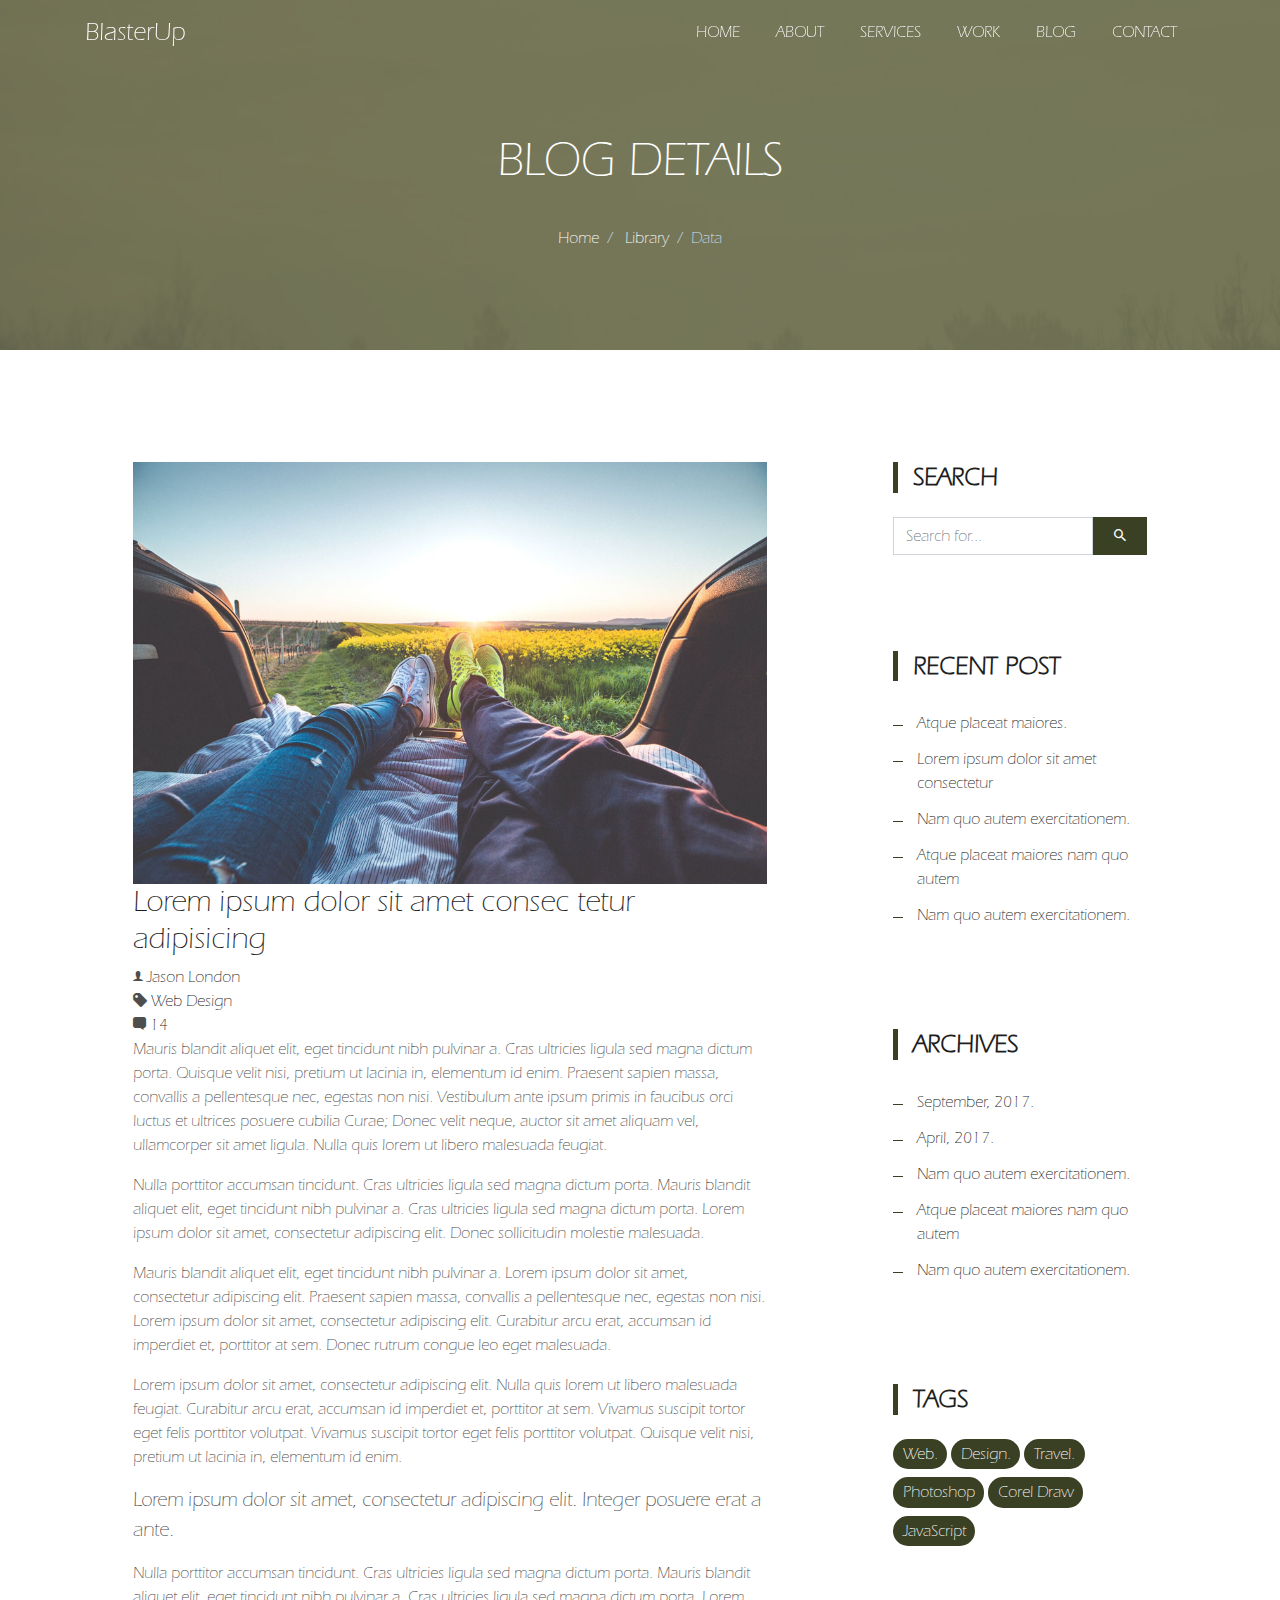
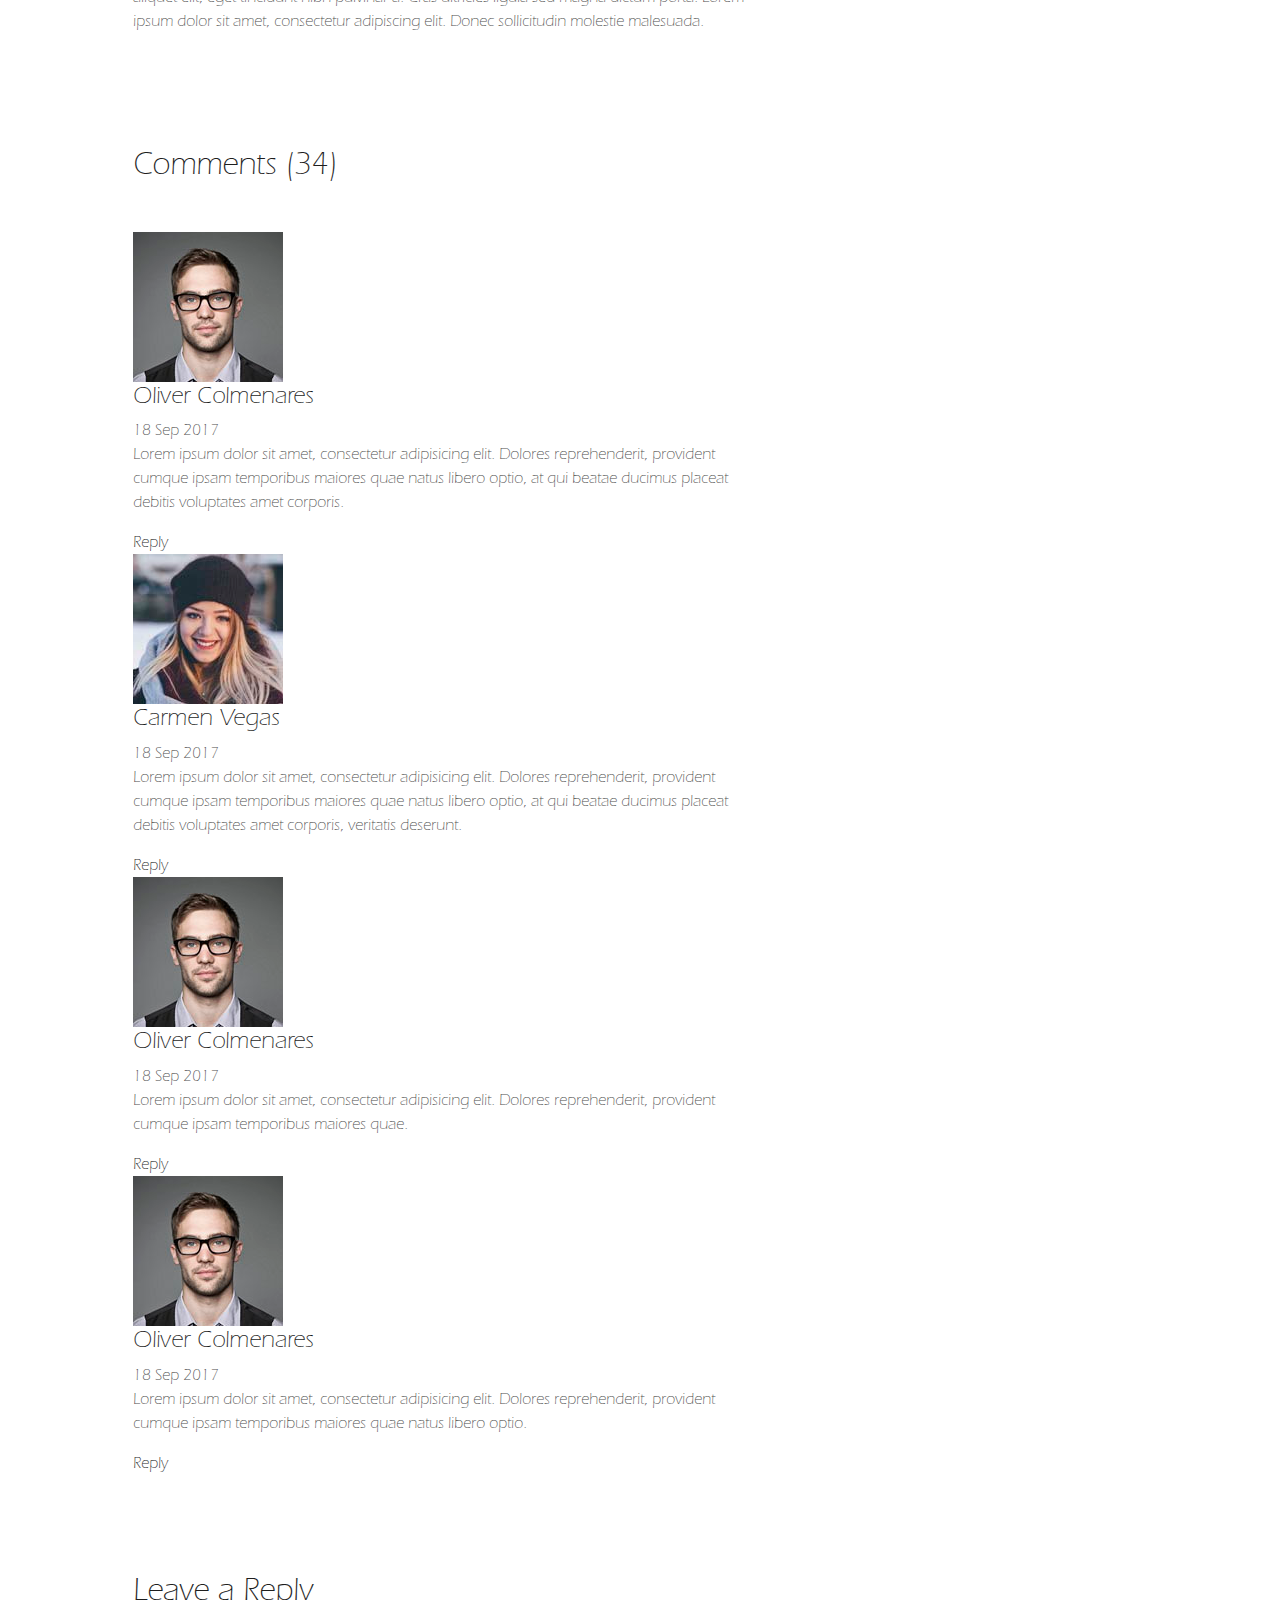
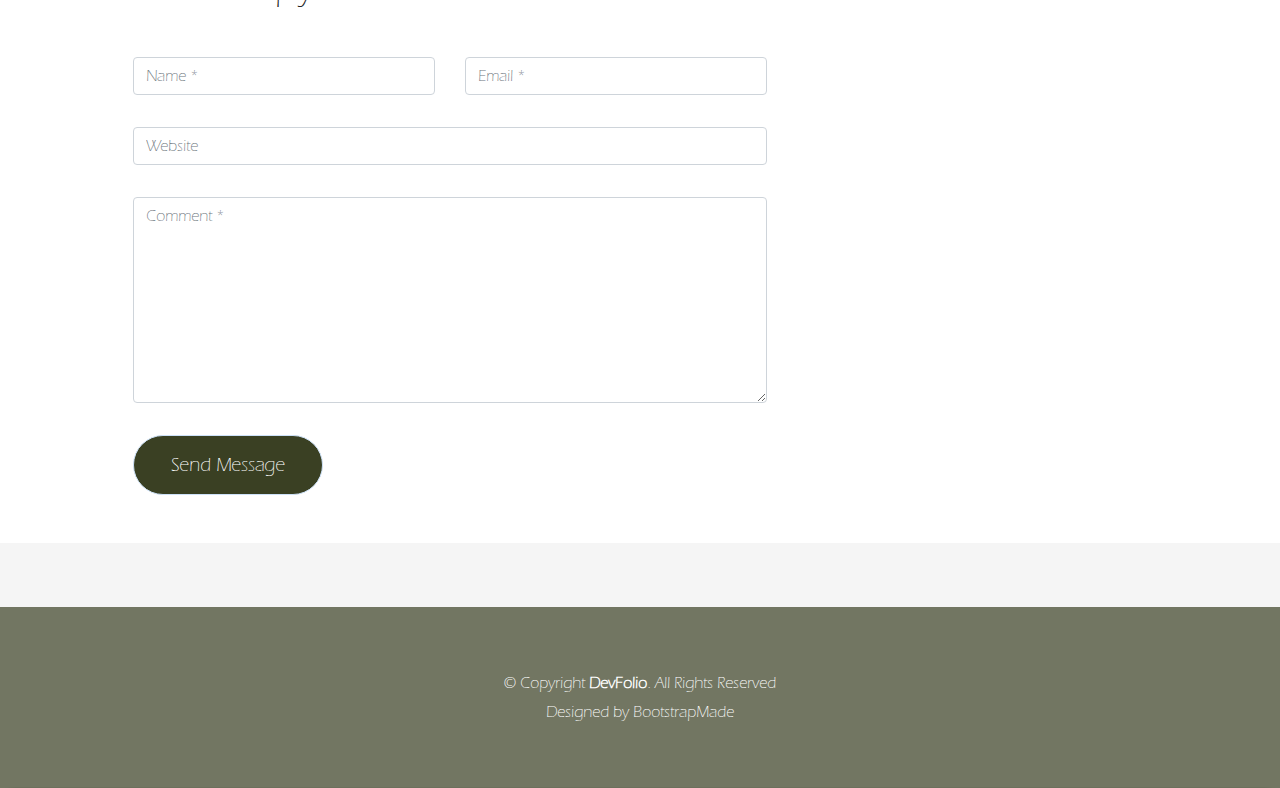
<file: blog-single.html>
<!DOCTYPE html>
<html lang="en">
<head>
  <meta charset="utf-8">
  <title>DevFolio Bootstrap Template</title>
  <meta content="width=device-width, initial-scale=1.0" name="viewport">
  <meta content="" name="keywords">
  <meta content="" name="description">

  <!-- Favicons -->
  <link href="img/favicon.png" rel="icon">
  <link href="img/apple-touch-icon.png" rel="apple-touch-icon">

  <!-- Bootstrap CSS File -->
  <link href="lib/bootstrap/css/bootstrap.min.css" rel="stylesheet">

  <!-- Libraries CSS Files -->
  <link href="lib/font-awesome/css/font-awesome.min.css" rel="stylesheet">
  <link href="lib/animate/animate.min.css" rel="stylesheet">
  <link href="lib/ionicons/css/ionicons.min.css" rel="stylesheet">
  <link href="lib/owlcarousel/assets/owl.carousel.min.css" rel="stylesheet">
  <link href="lib/lightbox/css/lightbox.min.css" rel="stylesheet">

  <!-- Main Stylesheet File -->
  <link href="css/style.css" rel="stylesheet">

  <!-- =======================================================
    Theme Name: DevFolio
    Theme URL: https://bootstrapmade.com/devfolio-bootstrap-portfolio-html-template/
    Author: BootstrapMade.com
    License: https://bootstrapmade.com/license/
  ======================================================= -->
</head>

<body>
  <!--/ Nav Star /-->
  <nav class="navbar navbar-b navbar-trans navbar-expand-md fixed-top" id="mainNav">
    <div class="container">
      <a class="navbar-brand js-scroll" href="#page-top">BlasterUp</a>
      <button class="navbar-toggler collapsed" type="button" data-toggle="collapse" data-target="#navbarDefault"
        aria-controls="navbarDefault" aria-expanded="false" aria-label="Toggle navigation">
        <span></span>
        <span></span>
        <span></span>
      </button>
      <div class="navbar-collapse collapse justify-content-end" id="navbarDefault">
        <ul class="navbar-nav">
          <li class="nav-item">
            <a class="nav-link js-scroll" href="index.html">Home</a>
          </li>
          <li class="nav-item">
            <a class="nav-link js-scroll" href="#">About</a>
          </li>
          <li class="nav-item">
            <a class="nav-link js-scroll" href="#">Services</a>
          </li>
          <li class="nav-item">
            <a class="nav-link js-scroll" href="#">Work</a>
          </li>
          <li class="nav-item">
            <a class="nav-link js-scroll" href="#">Blog</a>
          </li>
          <li class="nav-item">
            <a class="nav-link js-scroll" href="#">Contact</a>
          </li>
        </ul>
      </div>
    </div>
  </nav>
  <!--/ Nav End /-->

  <!--/ Intro Skew Star /-->
  <div class="intro intro-single route bg-image" style="background-image: url(img/overlay-bg.jpg)">
    <div class="overlay-mf"></div>
    <div class="intro-content display-table">
      <div class="table-cell">
        <div class="container">
          <h2 class="intro-title mb-4">Blog Details</h2>
          <ol class="breadcrumb d-flex justify-content-center">
            <li class="breadcrumb-item">
              <a href="#">Home</a>
            </li>
            <li class="breadcrumb-item">
              <a href="#">Library</a>
            </li>
            <li class="breadcrumb-item active">Data</li>
          </ol>
        </div>
      </div>
    </div>
  </div>
  <!--/ Intro Skew End /-->

  <!--/ Section Blog-Single Star /-->
  <section class="blog-wrapper sect-pt4" id="blog">
    <div class="container">
      <div class="row">
        <div class="col-md-8">
          <div class="post-box">
            <div class="post-thumb">
              <img src="img/post-1.jpg" class="img-fluid" alt="">
            </div>
            <div class="post-meta">
              <h1 class="article-title">Lorem ipsum dolor sit amet consec tetur adipisicing</h1>
              <ul>
                <li>
                  <span class="ion-ios-person"></span>
                  <a href="#">Jason London</a>
                </li>
                <li>
                  <span class="ion-pricetag"></span>
                  <a href="#">Web Design</a>
                </li>
                <li>
                  <span class="ion-chatbox"></span>
                  <a href="#">14</a>
                </li>
              </ul>
            </div>
            <div class="article-content">
              <p>
                Mauris blandit aliquet elit, eget tincidunt nibh pulvinar a. Cras ultricies ligula sed magna dictum
                porta. Quisque velit
                nisi, pretium ut lacinia in, elementum id enim. Praesent sapien massa, convallis a pellentesque
                nec, egestas non nisi. Vestibulum ante ipsum primis in faucibus orci luctus et ultrices posuere
                cubilia Curae; Donec velit neque, auctor sit amet aliquam vel, ullamcorper sit amet ligula.
                Nulla quis lorem ut libero malesuada feugiat.
              </p>
              <p>
                Nulla porttitor accumsan tincidunt. Cras ultricies ligula sed magna dictum porta. Mauris blandit
                aliquet elit, eget tincidunt
                nibh pulvinar a. Cras ultricies ligula sed magna dictum porta. Lorem ipsum dolor sit amet,
                consectetur adipiscing elit. Donec sollicitudin molestie malesuada.
              </p>
              <p>
                Mauris blandit aliquet elit, eget tincidunt nibh pulvinar a. Lorem ipsum dolor sit amet, consectetur
                adipiscing elit. Praesent
                sapien massa, convallis a pellentesque nec, egestas non nisi. Lorem ipsum dolor sit amet,
                consectetur adipiscing elit. Curabitur arcu erat, accumsan id imperdiet et, porttitor at
                sem. Donec rutrum congue leo eget malesuada.
              </p>
              <p>
                Lorem ipsum dolor sit amet, consectetur adipiscing elit. Nulla quis lorem ut libero malesuada feugiat.
                Curabitur arcu erat,
                accumsan id imperdiet et, porttitor at sem. Vivamus suscipit tortor eget felis porttitor
                volutpat. Vivamus suscipit tortor eget felis porttitor volutpat. Quisque velit nisi, pretium
                ut lacinia in, elementum id enim.
              </p>
              <blockquote class="blockquote">
                <p class="mb-0">Lorem ipsum dolor sit amet, consectetur adipiscing elit. Integer posuere erat a ante.</p>
              </blockquote>
              <p>
                Nulla porttitor accumsan tincidunt. Cras ultricies ligula sed magna dictum porta. Mauris blandit
                aliquet elit, eget tincidunt
                nibh pulvinar a. Cras ultricies ligula sed magna dictum porta. Lorem ipsum dolor sit amet,
                consectetur adipiscing elit. Donec sollicitudin molestie malesuada.
              </p>
            </div>
          </div>
          <div class="box-comments">
            <div class="title-box-2">
              <h4 class="title-comments title-left">Comments (34)</h4>
            </div>
            <ul class="list-comments">
              <li>
                <div class="comment-avatar">
                  <img src="img/testimonial-2.jpg" alt="">
                </div>
                <div class="comment-details">
                  <h4 class="comment-author">Oliver Colmenares</h4>
                  <span>18 Sep 2017</span>
                  <p>
                    Lorem ipsum dolor sit amet, consectetur adipisicing elit. Dolores reprehenderit, provident cumque
                    ipsam temporibus maiores
                    quae natus libero optio, at qui beatae ducimus placeat debitis voluptates amet corporis.
                  </p>
                  <a href="3">Reply</a>
                </div>
              </li>
              <li>
                <div class="comment-avatar">
                  <img src="img/testimonial-4.jpg" alt="">
                </div>
                <div class="comment-details">
                  <h4 class="comment-author">Carmen Vegas</h4>
                  <span>18 Sep 2017</span>
                  <p>
                    Lorem ipsum dolor sit amet, consectetur adipisicing elit. Dolores reprehenderit, provident cumque
                    ipsam temporibus maiores
                    quae natus libero optio, at qui beatae ducimus placeat debitis voluptates amet corporis,
                    veritatis deserunt.
                  </p>
                  <a href="3">Reply</a>
                </div>
              </li>
              <li class="comment-children">
                <div class="comment-avatar">
                  <img src="img/testimonial-2.jpg" alt="">
                </div>
                <div class="comment-details">
                  <h4 class="comment-author">Oliver Colmenares</h4>
                  <span>18 Sep 2017</span>
                  <p>
                    Lorem ipsum dolor sit amet, consectetur adipisicing elit. Dolores reprehenderit, provident cumque
                    ipsam temporibus maiores
                    quae.
                  </p>
                  <a href="3">Reply</a>
                </div>
              </li>
              <li>
                <div class="comment-avatar">
                  <img src="img/testimonial-2.jpg" alt="">
                </div>
                <div class="comment-details">
                  <h4 class="comment-author">Oliver Colmenares</h4>
                  <span>18 Sep 2017</span>
                  <p>
                    Lorem ipsum dolor sit amet, consectetur adipisicing elit. Dolores reprehenderit, provident cumque
                    ipsam temporibus maiores
                    quae natus libero optio.
                  </p>
                  <a href="3">Reply</a>
                </div>
              </li>
            </ul>
          </div>
          <div class="form-comments">
            <div class="title-box-2">
              <h3 class="title-left">
                Leave a Reply
              </h3>
            </div>
            <form class="form-mf">
              <div class="row">
                <div class="col-md-6 mb-3">
                  <div class="form-group">
                    <input type="text" class="form-control input-mf" id="inputName" placeholder="Name *" required>
                  </div>
                </div>
                <div class="col-md-6 mb-3">
                  <div class="form-group">
                    <input type="email" class="form-control input-mf" id="inputEmail1" placeholder="Email *" required>
                  </div>
                </div>
                <div class="col-md-12 mb-3">
                  <div class="form-group">
                    <input type="url" class="form-control input-mf" id="inputUrl" placeholder="Website">
                  </div>
                </div>
                <div class="col-md-12 mb-3">
                  <div class="form-group">
                    <textarea id="textMessage" class="form-control input-mf" placeholder="Comment *" name="message"
                      cols="45" rows="8" required></textarea>
                  </div>
                </div>
                <div class="col-md-12">
                  <button type="submit" class="button button-a button-big button-rouded">Send Message</button>
                </div>
              </div>
            </form>
          </div>
        </div>
        <div class="col-md-4">
          <div class="widget-sidebar sidebar-search">
            <h5 class="sidebar-title">Search</h5>
            <div class="sidebar-content">
              <form>
                <div class="input-group">
                  <input type="text" class="form-control" placeholder="Search for..." aria-label="Search for...">
                  <span class="input-group-btn">
                    <button class="btn btn-secondary btn-search" type="button">
                      <span class="ion-android-search"></span>
                    </button>
                  </span>
                </div>
              </form>
            </div>
          </div>
          <div class="widget-sidebar">
            <h5 class="sidebar-title">Recent Post</h5>
            <div class="sidebar-content">
              <ul class="list-sidebar">
                <li>
                  <a href="#">Atque placeat maiores.</a>
                </li>
                <li>
                  <a href="#">Lorem ipsum dolor sit amet consectetur</a>
                </li>
                <li>
                  <a href="#">Nam quo autem exercitationem.</a>
                </li>
                <li>
                  <a href="#">Atque placeat maiores nam quo autem</a>
                </li>
                <li>
                  <a href="#">Nam quo autem exercitationem.</a>
                </li>
              </ul>
            </div>
          </div>
          <div class="widget-sidebar">
            <h5 class="sidebar-title">Archives</h5>
            <div class="sidebar-content">
              <ul class="list-sidebar">
                <li>
                  <a href="#">September, 2017.</a>
                </li>
                <li>
                  <a href="#">April, 2017.</a>
                </li>
                <li>
                  <a href="#">Nam quo autem exercitationem.</a>
                </li>
                <li>
                  <a href="#">Atque placeat maiores nam quo autem</a>
                </li>
                <li>
                  <a href="#">Nam quo autem exercitationem.</a>
                </li>
              </ul>
            </div>
          </div>
          <div class="widget-sidebar widget-tags">
            <h5 class="sidebar-title">Tags</h5>
            <div class="sidebar-content">
              <ul>
                <li>
                  <a href="#">Web.</a>
                </li>
                <li>
                  <a href="#">Design.</a>
                </li>
                <li>
                  <a href="#">Travel.</a>
                </li>
                <li>
                  <a href="#">Photoshop</a>
                </li>
                <li>
                  <a href="#">Corel Draw</a>
                </li>
                <li>
                  <a href="#">JavaScript</a>
                </li>
              </ul>
            </div>
          </div>
        </div>
      </div>
    </div>
  </section>
  <!--/ Section Blog-Single End /-->

  <!--/ Section Contact-Footer Star /-->
  <section class="paralax-mf footer-paralax bg-image sect-mt4 route" style="background-image: url(img/overlay-bg.jpg)">
    <div class="overlay-mf"></div>
    <footer>
      <div class="container">
        <div class="row">
          <div class="col-sm-12">
            <div class="copyright-box">
              <p class="copyright">&copy; Copyright <strong>DevFolio</strong>. All Rights Reserved</p>
              <div class="credits">
                <!--
                  All the links in the footer should remain intact.
                  You can delete the links only if you purchased the pro version.
                  Licensing information: https://bootstrapmade.com/license/
                  Purchase the pro version with working PHP/AJAX contact form: https://bootstrapmade.com/buy/?theme=DevFolio
                -->
                Designed by <a href="https://bootstrapmade.com/">BootstrapMade</a>
              </div>
            </div>
          </div>
        </div>
      </div>
    </footer>
  </section>
  <!--/ Section Contact-footer End /-->

  <a href="#" class="back-to-top"><i class="fa fa-chevron-up"></i></a>
  <div id="preloader"></div>

  <!-- JavaScript Libraries -->
  <script src="lib/jquery/jquery.min.js"></script>
  <script src="lib/jquery/jquery-migrate.min.js"></script>
  <script src="lib/popper/popper.min.js"></script>
  <script src="lib/bootstrap/js/bootstrap.min.js"></script>
  <script src="lib/easing/easing.min.js"></script>
  <script src="lib/counterup/jquery.waypoints.min.js"></script>
  <script src="lib/counterup/jquery.counterup.js"></script>
  <script src="lib/owlcarousel/owl.carousel.min.js"></script>
  <script src="lib/lightbox/js/lightbox.min.js"></script>
  <script src="lib/typed/typed.min.js"></script>
  <!-- Contact Form JavaScript File -->
  <script src="contactform/contactform.js"></script>

  <!-- Template Main Javascript File -->
  <script src="js/main.js"></script>

</body>
</html>
</file>
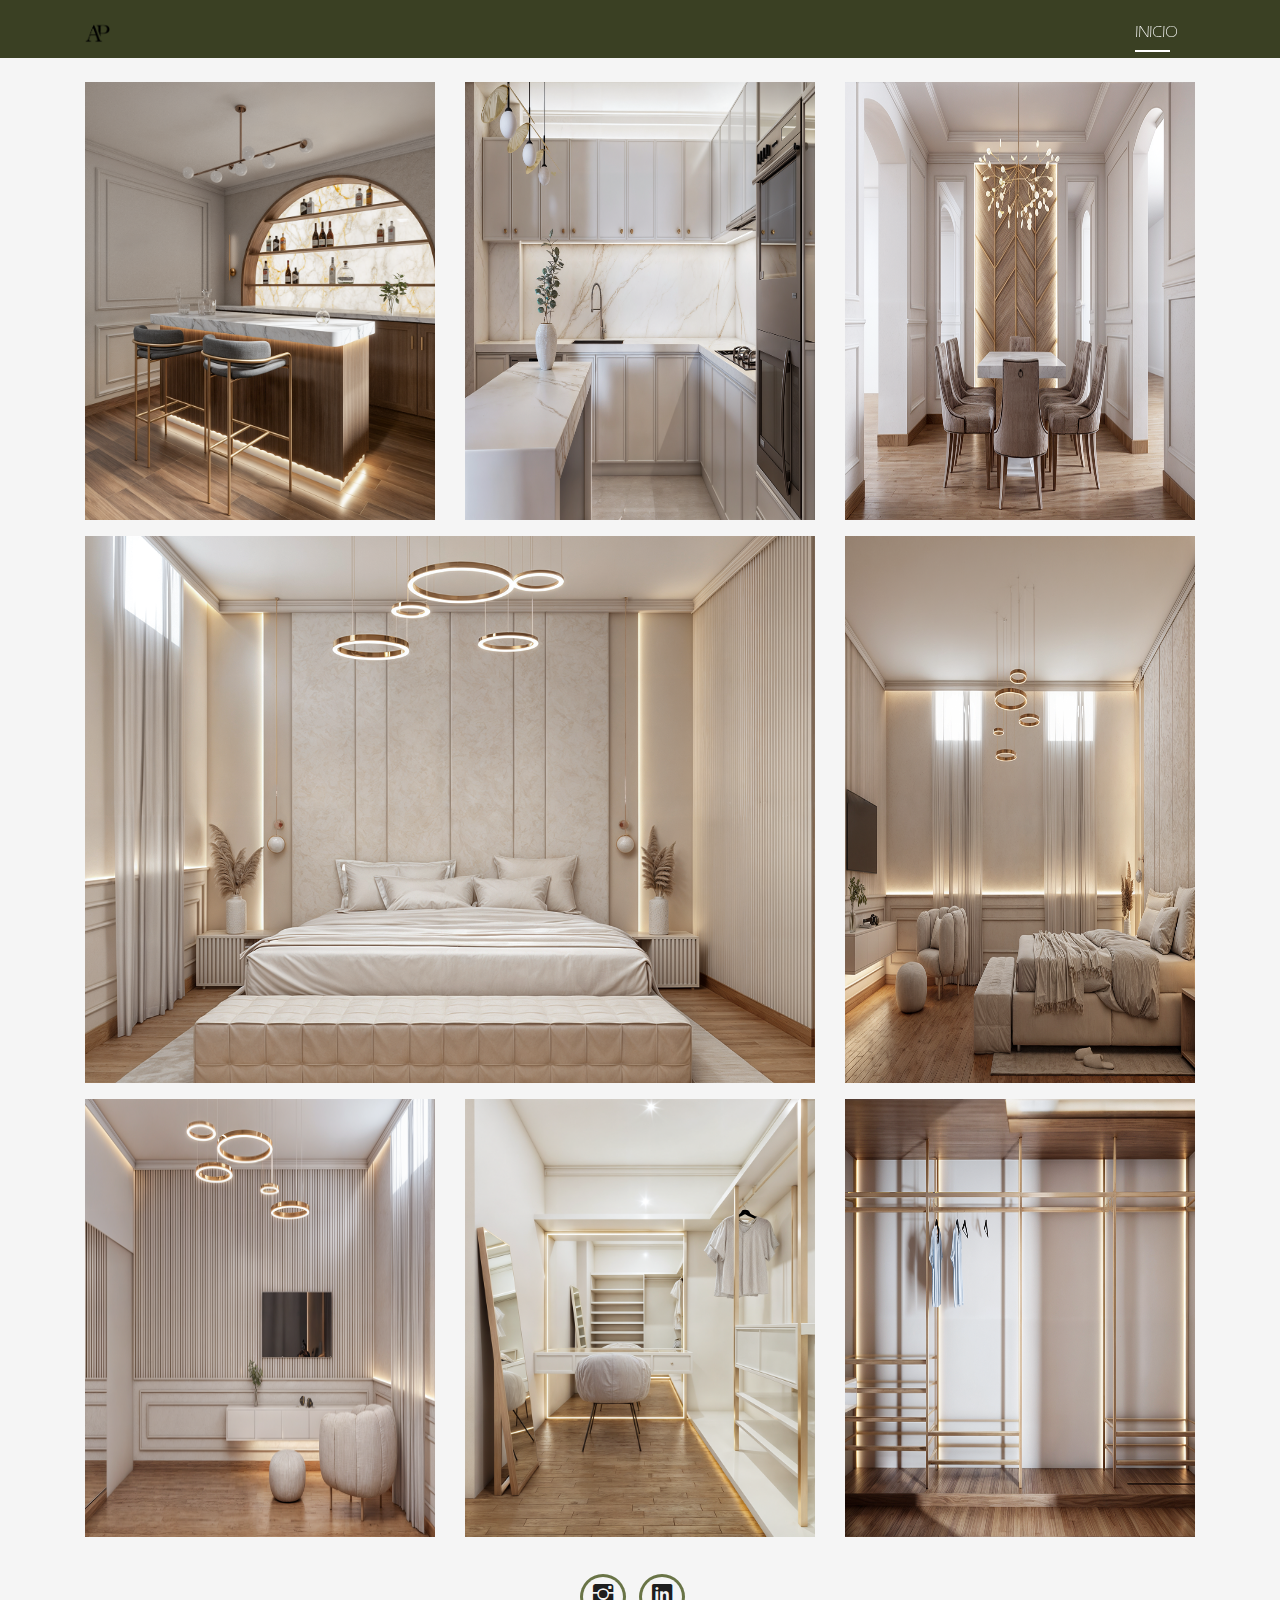
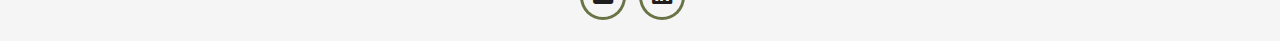
<file: centro.html>
<!DOCTYPE html>
<html lang="en">
  <head>
    <meta charset="utf-8" />
    <title>Paola Stefany Puchaicela</title>
    <meta content="width=device-width, initial-scale=1.0" name="viewport" />
    <meta content="" name="keywords" />
    <meta content="" name="description" />

    <!-- Favicons -->
    <link href="img/Logo-03.png" rel="icon" />
    <link href="img/Logo-03.png" rel="apple-touch-icon" />

    <!-- Bootstrap CSS File -->
    <link href="lib/bootstrap/css/bootstrap.min.css" rel="stylesheet" />

    <!-- Libraries CSS Files -->
    <link href="lib/font-awesome/css/font-awesome.min.css" rel="stylesheet" />
    <link href="lib/animate/animate.min.css" rel="stylesheet" />
    <link href="lib/ionicons/css/ionicons.min.css" rel="stylesheet" />
    <link href="lib/owlcarousel/assets/owl.carousel.min.css" rel="stylesheet" />
    <link href="lib/lightbox/css/lightbox.min.css" rel="stylesheet" />

    <!-- Main Stylesheet File -->
    <link href="css/style.css" rel="stylesheet" />

    <!-- =======================================================
    Theme Name: DevFolio
    Theme URL: https://bootstrapmade.com/devfolio-bootstrap-portfolio-html-template/
    Author: BootstrapMade.com
    License: https://bootstrapmade.com/license/
  ======================================================= -->
  </head>

  <body>
    <!--/ Nav Star /-->
    <nav
      class="navbar navbar-b navbar-trans navbar-expand-md fixed-top"
      id="mainNav"
    >
      <div class="container">
        <a class="navbar-brand js-scroll" href="#page-top"
          ><img src="img/Logo-03.png" alt="" width="25"
        /></a>
        <button
          class="navbar-toggler collapsed"
          type="button"
          data-toggle="collapse"
          data-target="#navbarDefault"
          aria-controls="navbarDefault"
          aria-expanded="false"
          aria-label="Toggle navigation"
        >
          <span></span>
          <span></span>
          <span></span>
        </button>
        <div
          class="navbar-collapse collapse justify-content-end"
          id="navbarDefault"
        >
          <ul class="navbar-nav">
            <li class="nav-item">
              <a class="nav-link js-scroll active" href="index.html">Inicio</a>
            </li>
          </ul>
        </div>
      </div>
    </nav>
    <!--/ Nav End /-->

    <!--/ Intro Skew Star /-->
    <div class="intro intro-single route bg-image container-title">
      <div class="intro-content display-table">

      </div>
    </div>
    <!--/ Intro Skew End /-->
    <div class="container gallery mt-4">
      <div class="row g-3 ">
        <!-- Primera fila -->
        <div class="col-md-4 mb-3">
          <img
            src="img/Casa Centro/10.png"
            class="img-fluid"
            alt="Edificio 1"
          />
        </div>
        <div class="col-md-4 mb-3">
          <img
            src="img/Casa Centro/Cocina 2 01.png"
            class="img-fluid"
            alt="Edificio 2"
          />
        </div>
        <div class="col-md-4 mb-3">
          <img
            src="img/Casa Centro/Comedor.png"
            class="img-fluid"
            alt="Edificio 3"
          />
        </div>
      </div>
      <div class="row g-3 ">
        <!-- Segunda fila -->
        <div class="col-md-8 mb-3">
          <img
            src="img/Casa Centro/Dormitorio Karen A.png"
            class="img-fluid"
            alt="Casa 1"
          />
        </div>
        <div class="col-md-4 mb-3">
          <img
            src="img/Casa Centro/Dormitorio Karen B.png"
            class="img-fluid"
            alt="Casa 2"
          />
        </div>
      </div>
      <div class="row g-3 ">
        <!-- Segunda fila -->
        <div class="col-md-4 mb-3">
          <img
            src="img/Casa Centro/Dormitorio Karen C 2.png"
            class="img-fluid"
            alt="Casa 1"
          />
        </div>
        <div class="col-md-4 mb-3">
          <img
            src="img/Casa Centro/Vestidor Karen C.png"
            class="img-fluid"
            alt="Casa 2"
          />
        </div>
        <div class="col-md-4 mb-3">
          <img
            src="img/Casa Centro/Vestidor Master B.png"
            class="img-fluid"
            alt="Casa 2"
          />
        </div>
      </div>
    </div>
    <div class="socials d-flex justify-content-center w-100">
      <ul>
     
        <li><a href="https://www.instagram.com/paopuchaicela.3d/"><span class="ico-circle"><i class="ion-social-instagram"></i></span></a></li>
        <li><a href="linkedin.com/in/paola-stefany-puchaicela-4010a9210"><span class="ico-circle"><i class="ion-social-linkedin"></i></span></a></li>
    
      </ul>
    </div>

    <!-- JavaScript Libraries -->
    <script src="lib/jquery/jquery.min.js"></script>
    <script src="lib/jquery/jquery-migrate.min.js"></script>
    <script src="lib/popper/popper.min.js"></script>
    <script src="lib/bootstrap/js/bootstrap.min.js"></script>
    <script src="lib/easing/easing.min.js"></script>
    <script src="lib/counterup/jquery.waypoints.min.js"></script>
    <script src="lib/counterup/jquery.counterup.js"></script>
    <script src="lib/owlcarousel/owl.carousel.min.js"></script>
    <script src="lib/lightbox/js/lightbox.min.js"></script>
    <script src="lib/typed/typed.min.js"></script>
    <!-- Contact Form JavaScript File -->
    <script src="contactform/contactform.js"></script>

    <!-- Template Main Javascript File -->
    <script src="js/main.js"></script>
  </body>
</html>
</file>
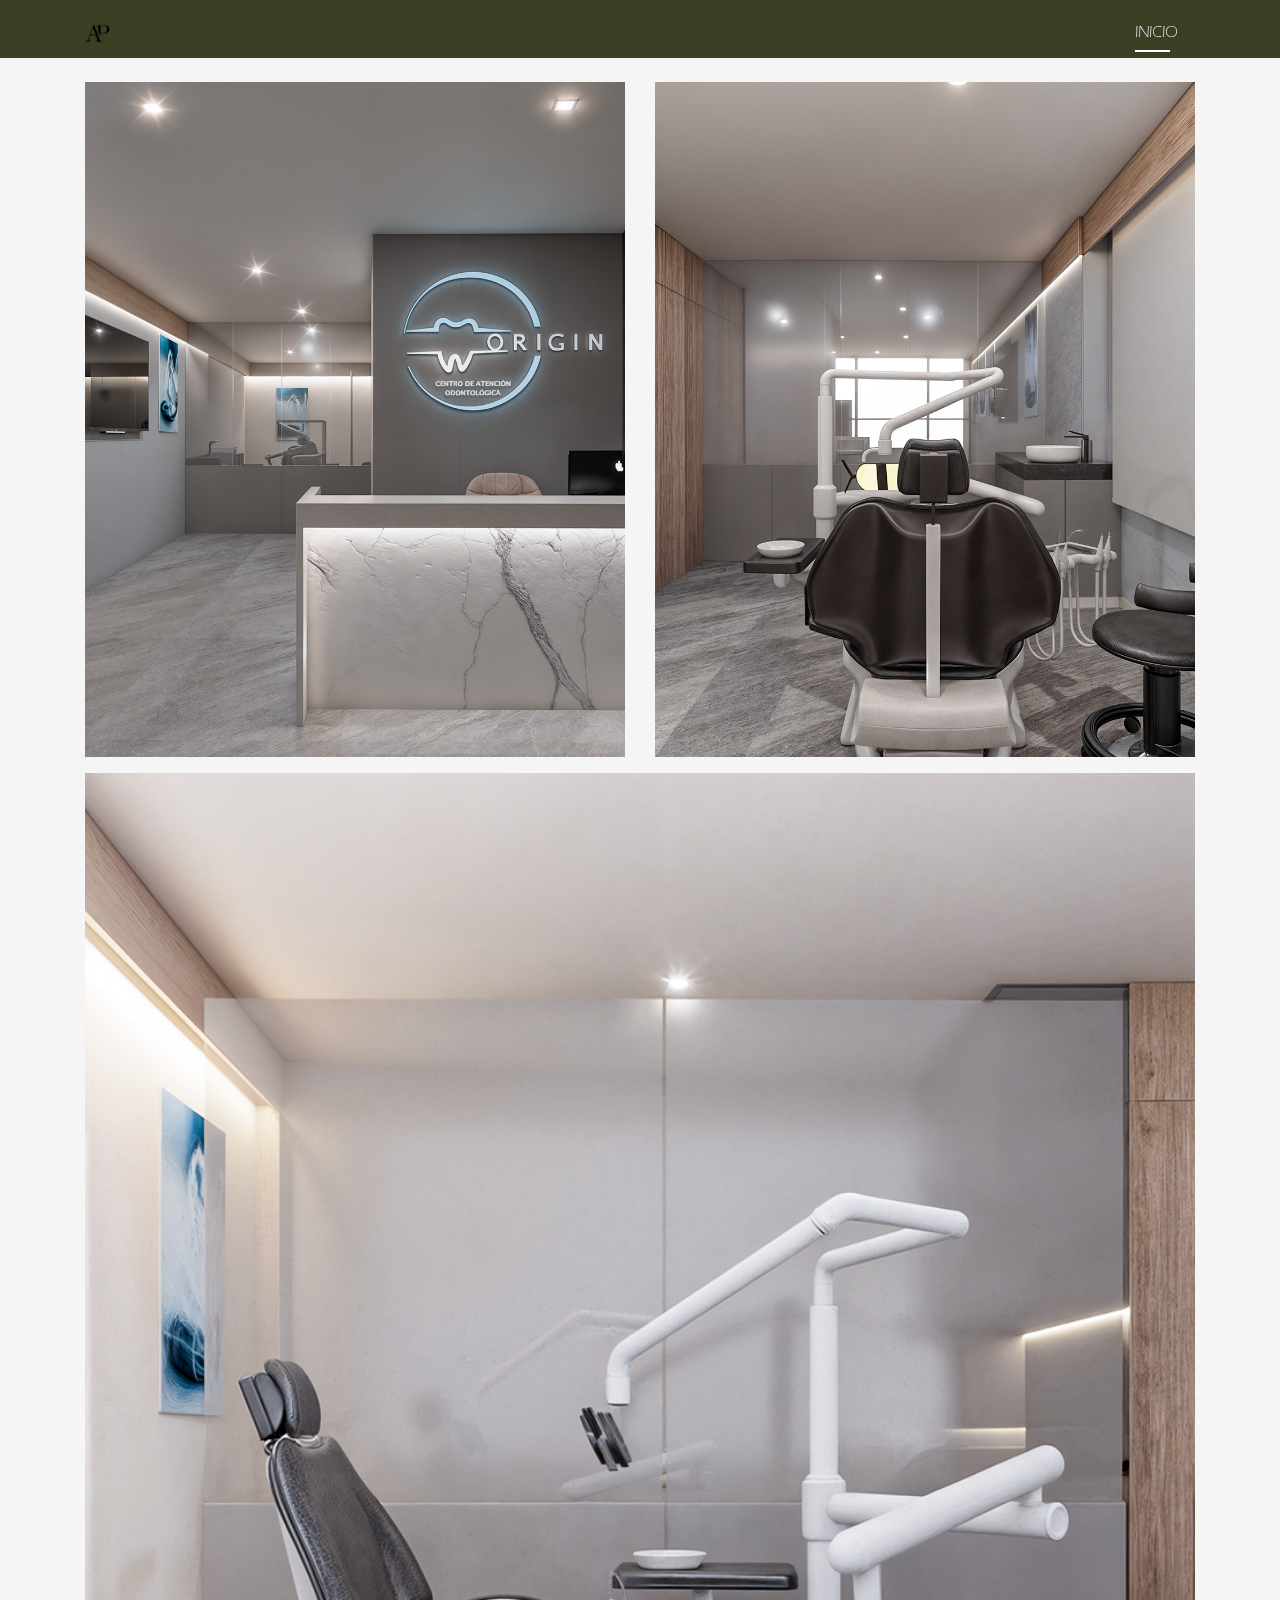
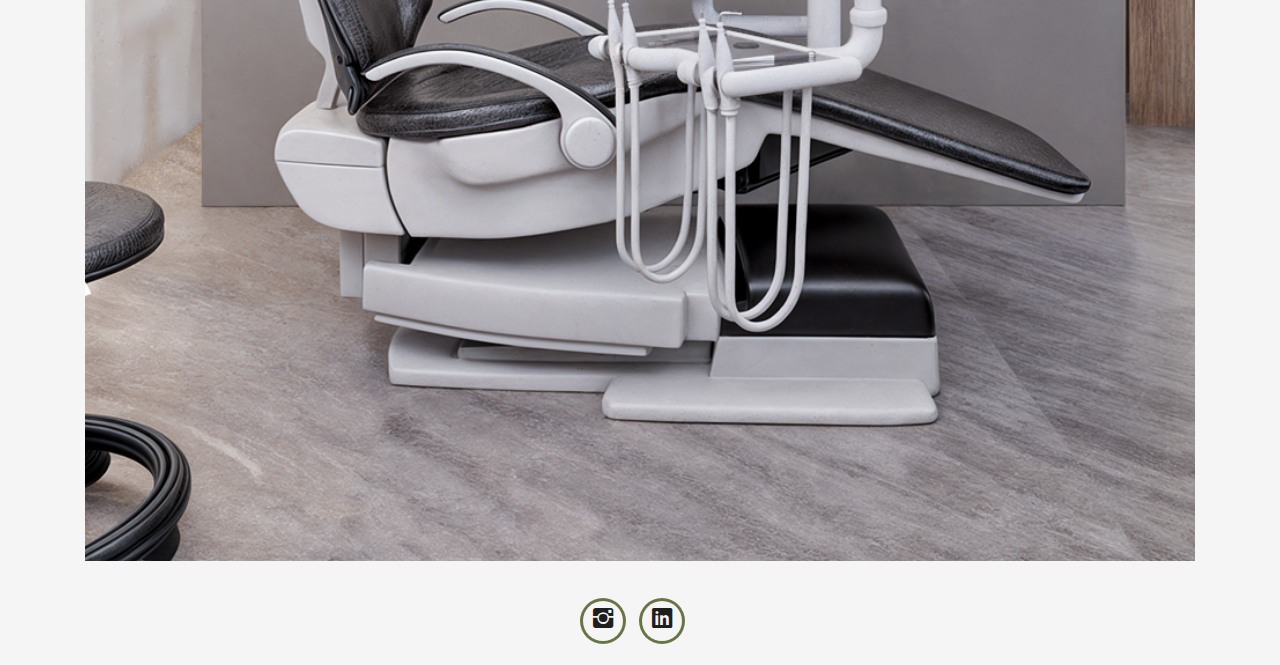
<file: consultorio-uio.html>
<!DOCTYPE html>
<html lang="en">
  <head>
    <meta charset="utf-8" />
    <title>Paola Stefany Puchaicela</title>
    <meta content="width=device-width, initial-scale=1.0" name="viewport" />
    <meta content="" name="keywords" />
    <meta content="" name="description" />

    <!-- Favicons -->
    <link href="img/Logo-03.png" rel="icon" />
    <link href="img/Logo-03.png" rel="apple-touch-icon" />

    <!-- Bootstrap CSS File -->
    <link href="lib/bootstrap/css/bootstrap.min.css" rel="stylesheet" />

    <!-- Libraries CSS Files -->
    <link href="lib/font-awesome/css/font-awesome.min.css" rel="stylesheet" />
    <link href="lib/animate/animate.min.css" rel="stylesheet" />
    <link href="lib/ionicons/css/ionicons.min.css" rel="stylesheet" />
    <link href="lib/owlcarousel/assets/owl.carousel.min.css" rel="stylesheet" />
    <link href="lib/lightbox/css/lightbox.min.css" rel="stylesheet" />

    <!-- Main Stylesheet File -->
    <link href="css/style.css" rel="stylesheet" />

    <!-- =======================================================
    Theme Name: DevFolio
    Theme URL: https://bootstrapmade.com/devfolio-bootstrap-portfolio-html-template/
    Author: BootstrapMade.com
    License: https://bootstrapmade.com/license/
  ======================================================= -->
  </head>

  <body>
    <!--/ Nav Star /-->
    <nav
      class="navbar navbar-b navbar-trans navbar-expand-md fixed-top"
      id="mainNav"
    >
      <div class="container">
        <a class="navbar-brand js-scroll" href="#page-top"
          ><img src="img/Logo-03.png" alt="" width="25"
        /></a>
        <button
          class="navbar-toggler collapsed"
          type="button"
          data-toggle="collapse"
          data-target="#navbarDefault"
          aria-controls="navbarDefault"
          aria-expanded="false"
          aria-label="Toggle navigation"
        >
          <span></span>
          <span></span>
          <span></span>
        </button>
        <div
          class="navbar-collapse collapse justify-content-end"
          id="navbarDefault"
        >
          <ul class="navbar-nav">
            <li class="nav-item">
              <a class="nav-link js-scroll active" href="index.html">Inicio</a>
            </li>
          </ul>
        </div>
      </div>
    </nav>
    <!--/ Nav End /-->

    <!--/ Intro Skew Star /-->
    <div class="intro intro-single route bg-image container-title">
      <div class="intro-content display-table">

      </div>
    </div>
    <!--/ Intro Skew End /-->
    <div class="container gallery mt-4">
      <div class="row g-3 ">
        <!-- Primera fila -->
        <div class="col-md-6 mb-3">
          <img
            src="img/Consultorio Dental UIO/1F1.png"
            class="img-fluid"
            alt="Edificio 1"
          />
        </div>
        <div class="col-md-6 mb-3">
          <img
            src="img/Consultorio Dental UIO/2F1.png"
            class="img-fluid"
            alt="Edificio 2"
          />
        </div>
      </div>
      <div class="row g-3 ">
        <!-- Segunda fila -->
        <div class="col-md-12 mb-3">
          <img
            src="img/Consultorio Dental UIO/3F1.png"
            class="img-fluid"
            alt="Casa 1"
          />
        </div>
      </div>
    </div>
    <div class="socials d-flex justify-content-center w-100">
      <ul>
     
        <li><a href="https://www.instagram.com/paopuchaicela.3d/"><span class="ico-circle"><i class="ion-social-instagram"></i></span></a></li>
        <li><a href="linkedin.com/in/paola-stefany-puchaicela-4010a9210"><span class="ico-circle"><i class="ion-social-linkedin"></i></span></a></li>
    
      </ul>
    </div>

    <!-- JavaScript Libraries -->
    <script src="lib/jquery/jquery.min.js"></script>
    <script src="lib/jquery/jquery-migrate.min.js"></script>
    <script src="lib/popper/popper.min.js"></script>
    <script src="lib/bootstrap/js/bootstrap.min.js"></script>
    <script src="lib/easing/easing.min.js"></script>
    <script src="lib/counterup/jquery.waypoints.min.js"></script>
    <script src="lib/counterup/jquery.counterup.js"></script>
    <script src="lib/owlcarousel/owl.carousel.min.js"></script>
    <script src="lib/lightbox/js/lightbox.min.js"></script>
    <script src="lib/typed/typed.min.js"></script>
    <!-- Contact Form JavaScript File -->
    <script src="contactform/contactform.js"></script>

    <!-- Template Main Javascript File -->
    <script src="js/main.js"></script>
  </body>
</html>
</file>
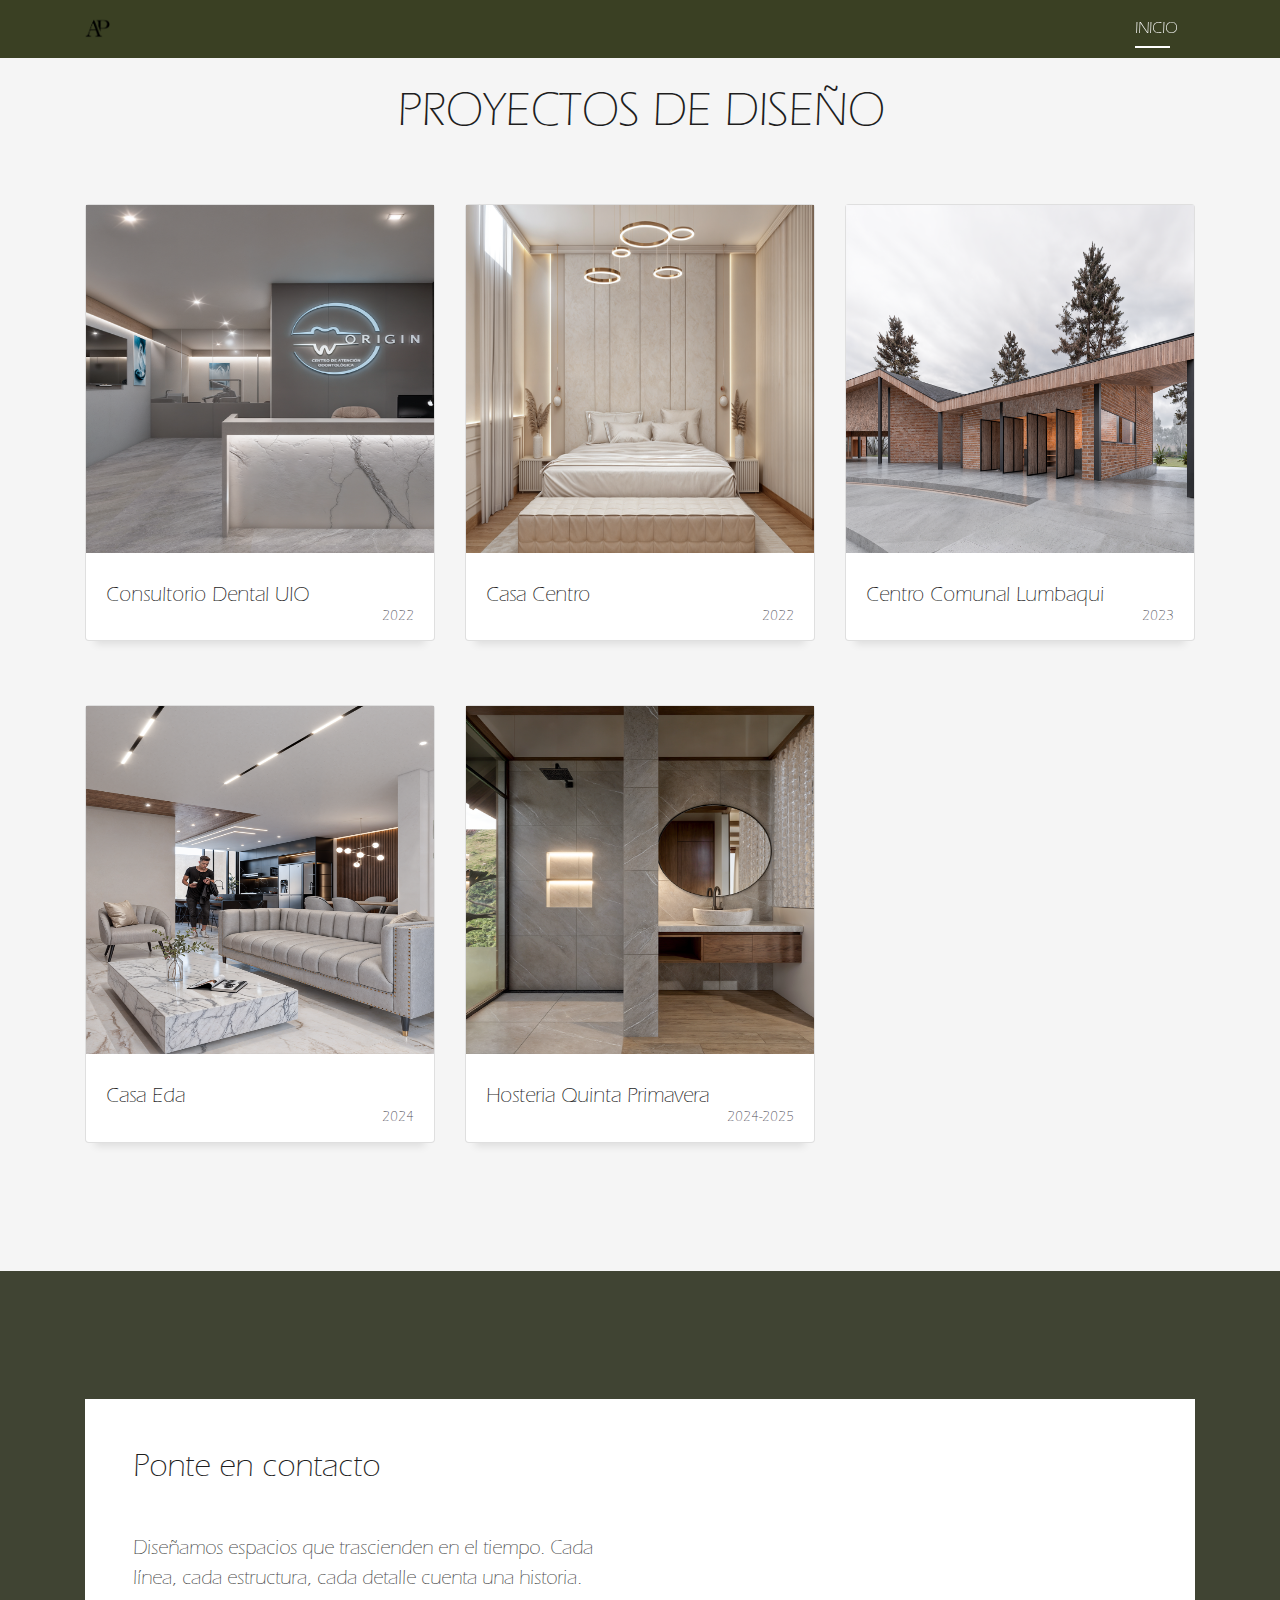
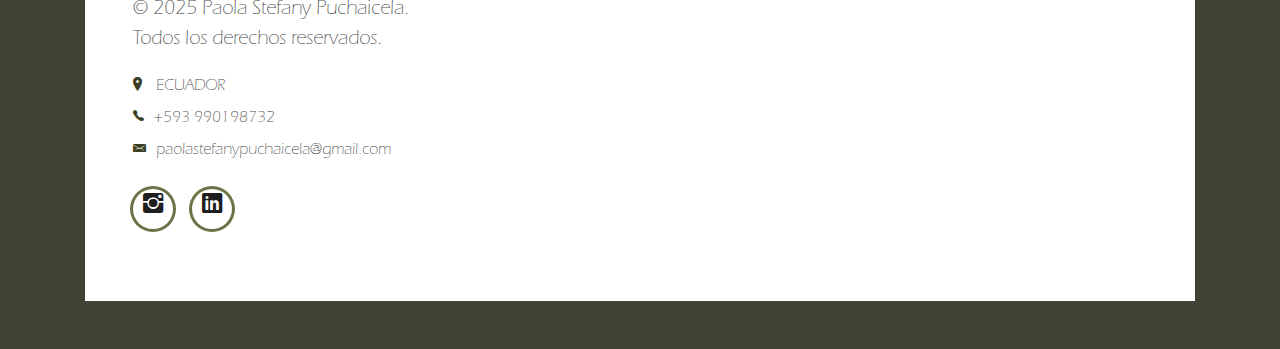
<file: desing.html>
<head>
  <meta charset="utf-8" />
  <title>Paola Stefany Puchaicela</title>
  <meta content="width=device-width, initial-scale=1.0" name="viewport" />
  <meta content="" name="keywords" />
  <meta content="" name="description" />

  <!-- Favicons -->
  <link href="img/Logo-03.png" rel="icon" />
  <link href="img/Logo-03.png" rel="apple-touch-icon" />

  <!-- Bootstrap CSS File -->
  <link href="lib/bootstrap/css/bootstrap.min.css" rel="stylesheet" />

  <!-- Libraries CSS Files -->
  <link href="lib/font-awesome/css/font-awesome.min.css" rel="stylesheet" />
  <link href="lib/animate/animate.min.css" rel="stylesheet" />
  <link href="lib/ionicons/css/ionicons.min.css" rel="stylesheet" />
  <link href="lib/owlcarousel/assets/owl.carousel.min.css" rel="stylesheet" />
  <link href="lib/lightbox/css/lightbox.min.css" rel="stylesheet" />

  <!-- Main Stylesheet File -->
  <link href="css/style.css" rel="stylesheet" />

  <!-- =======================================================
    Theme Name: DevFolio
    Theme URL: https://bootstrapmade.com/devfolio-bootstrap-portfolio-html-template/
    Author: BootstrapMade.com
    License: https://bootstrapmade.com/license/
  ======================================================= -->
</head>
<body>
  <nav
    class="navbar navbar-b navbar-trans navbar-expand-md fixed-top"
    id="mainNav"
  >
    <div class="container">
      <a class="navbar-brand js-scroll" href="index.html"
        ><img src="img/Logo-03.png" alt="" width="25"
      /></a>
      <button
        class="navbar-toggler collapsed"
        type="button"
        data-toggle="collapse"
        data-target="#navbarDefault"
        aria-controls="navbarDefault"
        aria-expanded="false"
        aria-label="Toggle navigation"
      >
        <span></span>
        <span></span>
        <span></span>
      </button>
      <div
        class="navbar-collapse collapse justify-content-end"
        id="navbarDefault"
      >
        <ul class="navbar-nav">
          <li class="nav-item">
            <a class="nav-link js-scroll active" href="index.html" >Inicio</a>
          </li>
        </ul>
      </div>
    </div>
  </nav>
  <section >
    <div class="intro intro-single route bg-image container-title">
      <div class="intro-content display-table">

      </div>
    </div>
    <div class="container mt-4">
      <div class="row">
        <div class="col-sm-12 ">
          <div class="title-box text-center">
            <h3 class="title-a ">PROYECTOS DE DISEÑO</h3>
          </div>
        </div>
      </div>
      <div class="row">
        <div class="col-lg-4 col-md-6 col-12 mb-3">
          <div class="card card-blog">
            <div class="card-img">
              <a href="consultorio-uio.html"
                ><img
                  src="img/Consultorio Dental UIO/1F1.png"
                  alt=""
                  class="img-fluid"
              /></a>
            </div>
            <div class="card-body">
              <h3 class="card-title">
                <a href="consultorio-uio.html">Consultorio Dental UIO</a>
                <br>
                <span>2022</span>
              </h3>
            </div>
          </div>
        </div>
        <div class="col-lg-4 col-md-6 col-12 mb-3">
          <div class="card card-blog">
            <div class="card-img">
              <a href="centro.html"
                ><img
                  src="img/Casa Centro/Dormitorio Karen A.png"
                  alt=""
                  class="img-fluid"
              /></a>
            </div>
            <div class="card-body">
              <h3 class="card-title">
                <a href="centro.html">Casa Centro</a>
                <br>
                <span>2022</span>
              </h3>
            </div>
          </div>
        </div>
        <div class="col-lg-4 col-md-6 col-12 mb-3">
          <div class="card card-blog">
            <div class="card-img">
              <a href="lumbaqui.html"
                ><img
                  src="img/Centro Comunal Lumbaqui/Centro Comunal Lumbaqui 01.png"
                  alt=""
                  class="img-fluid"
              /></a>
            </div>
            <div class="card-body">
              <h3 class="card-title">
                <a href="lumbaqui.html">Centro Comunal Lumbaqui</a>
                <br>
                <span>2023</span>
              </h3>
              <!-- <p class="card-description">
                  Proin eget tortor risus. Pellentesque in ipsum id orci porta dapibus. Praesent sapien massa, convallis
                  a pellentesque nec,
                  egestas non nisi.
                </p> -->
            </div>
          </div>
        </div>
       
       
        <div class="col-lg-4 col-md-6 col-12 mb-3">
          <div class="card card-blog">
            <div class="card-img">
              <a href="eda.html"
                ><img
                  src="img/Casa Eda/F3.png"
                  alt=""
                  class="img-fluid"
              /></a>
            </div>
            <div class="card-body">
              <h3 class="card-title">
                <a href="eda.html">Casa Eda</a>
                <br>
                <span>2024</span>
              </h3>
            </div>
          </div>
        </div>
        <div class="col-lg-4 col-md-6 col-12 mb-3">
          <div class="card card-blog">
            <div class="card-img">
              <a href="quinta-primavera.html"
                ><img
                  src="img/Hostería Quinta Primavera/1.png"
                  alt=""
                  class="img-fluid"
              /></a>
            </div>
            <div class="card-body">
              <h3 class="card-title">
                <a href="quinta-primavera.html">Hosteria Quinta Primavera</a>
                <br>
                <span>2024-2025</span>
              </h3>
            </div>
          </div>
        </div>
      </div>
    </div>
  </section>
  <section class="paralax-mf footer-paralax bg-image sect-mt4 route" style="background-image: url(img/overlay-bg.jpg)">
    <div class="overlay-mf"></div>
    <div class="container">
      <div class="row">
        <div class="col-sm-12">
          <div class="contact-mf">
            <div id="contact" class="box-shadow-full">
              <div class="row">
                <!-- <div class="col-md-6">
                  <div class="title-box-2">
                    <h5 class="title-left">
                      Send Message Us
                    </h5>
                  </div>
                  <div>
                    <form action="" method="post" role="form" class="contactForm">
                      <div id="sendmessage">Your message has been sent. Thank you!</div>
                      <div id="errormessage"></div>
                      <div class="row">
                        <div class="col-md-12 mb-3">
                          <div class="form-group">
                            <input type="text" name="name" class="form-control" id="name" placeholder="Your Name"
                              data-rule="minlen:4" data-msg="Please enter at least 4 chars" />
                            <div class="validation"></div>
                          </div>
                        </div>
                        <div class="col-md-12 mb-3">
                          <div class="form-group">
                            <input type="email" class="form-control" name="email" id="email" placeholder="Your Email"
                              data-rule="email" data-msg="Please enter a valid email" />
                            <div class="validation"></div>
                          </div>
                        </div>
                        <div class="col-md-12 mb-3">
                          <div class="form-group">
                            <input type="text" class="form-control" name="subject" id="subject" placeholder="Subject"
                              data-rule="minlen:4" data-msg="Please enter at least 8 chars of subject" />
                            <div class="validation"></div>
                          </div>
                        </div>
                        <div class="col-md-12 mb-3">
                          <div class="form-group">
                            <textarea class="form-control" name="message" rows="5" data-rule="required"
                              data-msg="Please write something for us" placeholder="Message"></textarea>
                            <div class="validation"></div>
                          </div>
                        </div>
                        <div class="col-md-12">
                          <button type="submit" class="button button-a button-big button-rouded">Send Message</button>
                        </div>
                      </div>
                    </form>
                  </div>
                </div> -->
                <div class="col-md-6">
                  <div class="title-box-2 pt-4 pt-md-0">
                    <h5 class="title-left">
                      Ponte en contacto
                    </h5>
                  </div>
                  <div class="more-info">
                    <p class="lead">
                      Diseñamos espacios que trascienden en el tiempo. Cada línea, cada estructura, cada detalle cuenta una
                      historia.
                      <br>© 2025 Paola Stefany Puchaicela.
                      <br>Todos los derechos reservados.
                    </p>
                    <ul class="list-ico">
                      <li><span class="ion-ios-location"></span> ECUADOR</li>
                      <li><span class="ion-ios-telephone"></span>+593 990198732 </li>
                      <li><span class="ion-email"></span>paolastefanypuchaicela@gmail.com</li>
                    </ul>
                  </div>
                  <div class="socials">
                    <ul>

                      <li><a href="https://www.instagram.com/paopuchaicela.3d/"><span class="ico-circle"><i
                              class="ion-social-instagram"></i></span></a></li>
                      <li><a href="https://www.linkedin.com/in/paola-stefany-puchaicela-4010a9210"><span class="ico-circle"><i
                              class="ion-social-linkedin"></i></span></a></li>

                    </ul>
                  </div>
                </div>
              </div>
            </div>
          </div>
        </div>
      </div>
    </div>
  </section>
  <script src="lib/jquery/jquery.min.js"></script>
  <script src="lib/jquery/jquery-migrate.min.js"></script>
  <script src="lib/popper/popper.min.js"></script>
  <script src="lib/bootstrap/js/bootstrap.min.js"></script>
  <script src="lib/easing/easing.min.js"></script>
  <script src="lib/counterup/jquery.waypoints.min.js"></script>
  <script src="lib/counterup/jquery.counterup.js"></script>
  <script src="lib/owlcarousel/owl.carousel.min.js"></script>
  <script src="lib/lightbox/js/lightbox.min.js"></script>
  <script src="lib/typed/typed.min.js"></script>
  <!-- Contact Form JavaScript File -->
  <script src="contactform/contactform.js"></script>

  <!-- Template Main Javascript File -->
  <script src="js/main.js"></script>
</body>
</file>
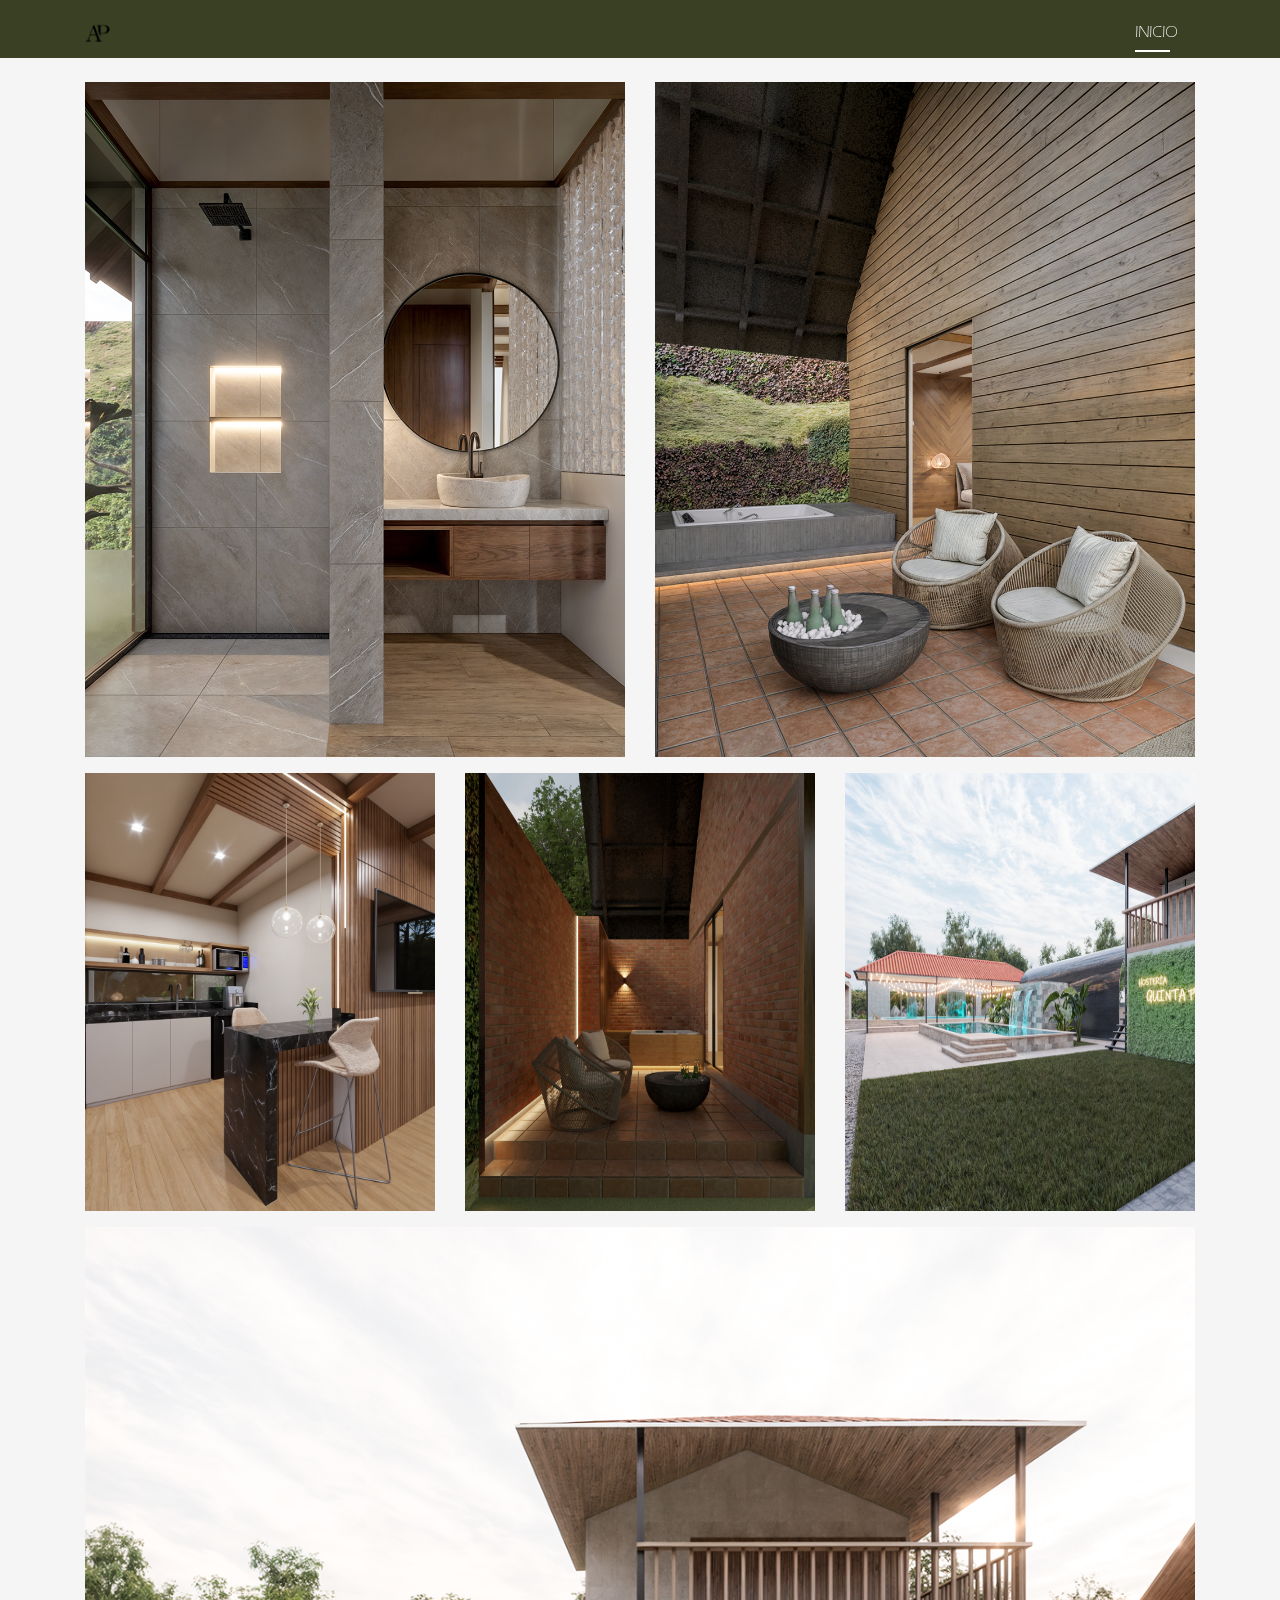
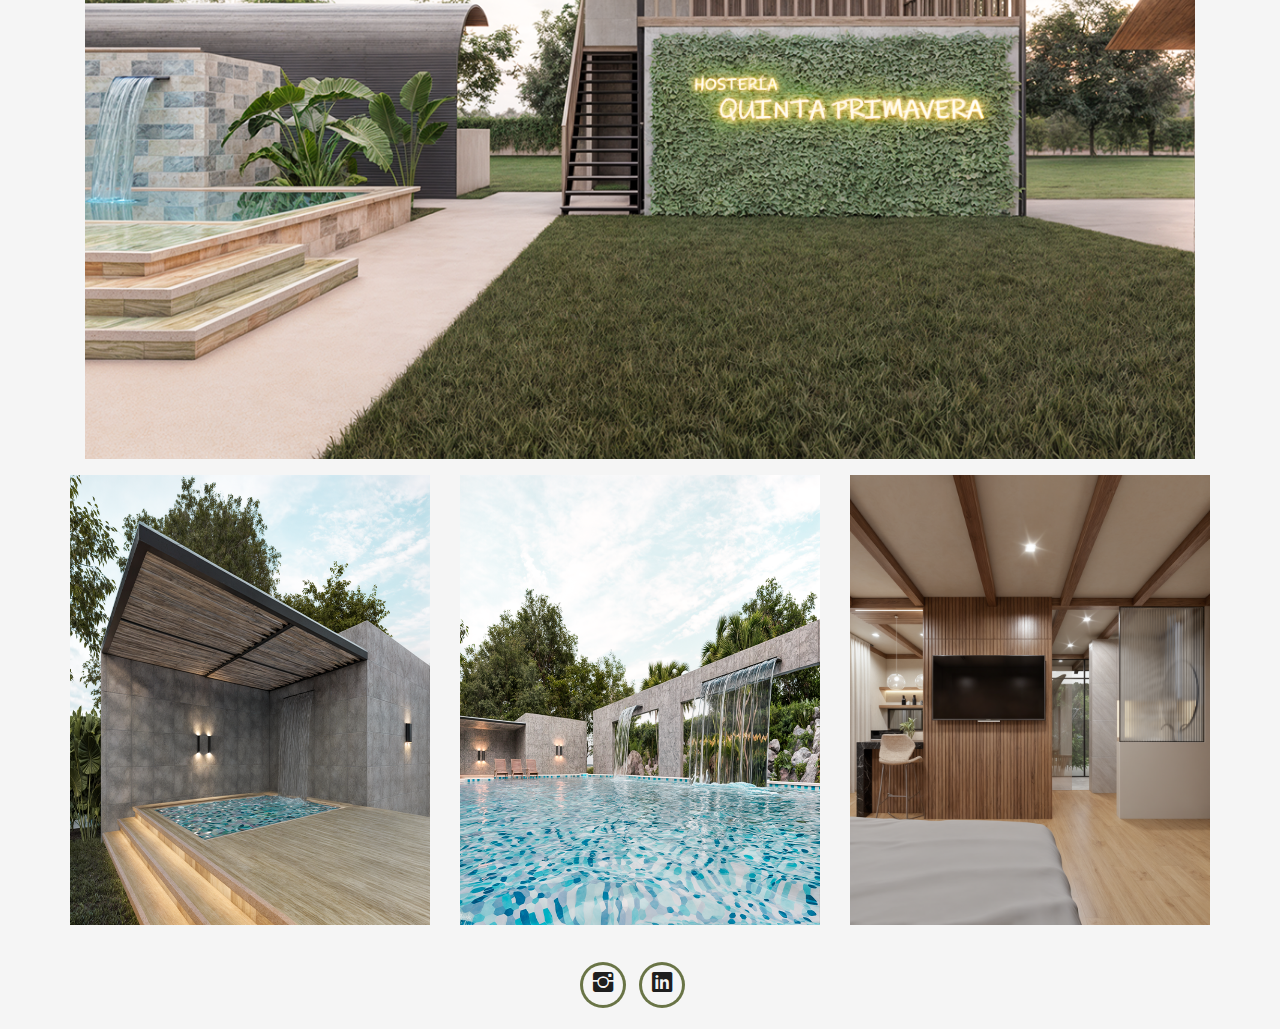
<file: quinta-primavera.html>
<!DOCTYPE html>
<html lang="en">
  <head>
    <meta charset="utf-8" />
    <title>Paola Stefany Puchaicela</title>
    <meta content="width=device-width, initial-scale=1.0" name="viewport" />
    <meta content="" name="keywords" />
    <meta content="" name="description" />

    <!-- Favicons -->
    <link href="img/Logo-03.png" rel="icon" />
    <link href="img/Logo-03.png" rel="apple-touch-icon" />

    <!-- Bootstrap CSS File -->
    <link href="lib/bootstrap/css/bootstrap.min.css" rel="stylesheet" />

    <!-- Libraries CSS Files -->
    <link href="lib/font-awesome/css/font-awesome.min.css" rel="stylesheet" />
    <link href="lib/animate/animate.min.css" rel="stylesheet" />
    <link href="lib/ionicons/css/ionicons.min.css" rel="stylesheet" />
    <link href="lib/owlcarousel/assets/owl.carousel.min.css" rel="stylesheet" />
    <link href="lib/lightbox/css/lightbox.min.css" rel="stylesheet" />

    <!-- Main Stylesheet File -->
    <link href="css/style.css" rel="stylesheet" />

    <!-- =======================================================
    Theme Name: DevFolio
    Theme URL: https://bootstrapmade.com/devfolio-bootstrap-portfolio-html-template/
    Author: BootstrapMade.com
    License: https://bootstrapmade.com/license/
  ======================================================= -->
  </head>

  <body>
    <!--/ Nav Star /-->
    <nav
      class="navbar navbar-b navbar-trans navbar-expand-md fixed-top"
      id="mainNav"
    >
      <div class="container">
        <a class="navbar-brand js-scroll" href="#page-top"
          ><img src="img/Logo-03.png" alt="" width="25"
        /></a>
        <button
          class="navbar-toggler collapsed"
          type="button"
          data-toggle="collapse"
          data-target="#navbarDefault"
          aria-controls="navbarDefault"
          aria-expanded="false"
          aria-label="Toggle navigation"
        >
          <span></span>
          <span></span>
          <span></span>
        </button>
        <div
          class="navbar-collapse collapse justify-content-end"
          id="navbarDefault"
        >
          <ul class="navbar-nav">
            <li class="nav-item">
              <a class="nav-link js-scroll active" href="index.html">Inicio</a>
            </li>
          </ul>
        </div>
      </div>
    </nav>
    <!--/ Nav End /-->

    <!--/ Intro Skew Star /-->
    <div class="intro intro-single route bg-image container-title">
      <div class="intro-content display-table">

      </div>
    </div>
    <!--/ Intro Skew End /-->
    <div class="container gallery mt-4">
      <div class="row g-3 ">
        <!-- Primera fila -->
        <div class="col-md-6 mb-3">
          <img
            src="img/Hostería Quinta Primavera/1.png"
            class="img-fluid"
            alt="Edificio 1"
          />
        </div>
        <div class="col-md-6 mb-3">
          <img
          src="img/Hostería Quinta Primavera/2.png"
            class="img-fluid"
            alt="Edificio 2"
          />
        </div>
      </div>
      <div class="row g-3 ">
        <!-- Segunda fila -->
        <div class="col-md-4 mb-3">
          <img
          src="img/Hostería Quinta Primavera/4.png"
            class="img-fluid"
            alt="Casa 1"
          />
        </div>
        <div class="col-md-4 mb-3">
          <img
            src="img/Hostería Quinta Primavera/A (1).png"
            class="img-fluid"
            alt="Casa 2"
          />
        </div>
        <div class="col-md-4 mb-3">
            <img
              src="img/Hostería Quinta Primavera/A.png"
              class="img-fluid"
              alt="Casa 2"
            />
          </div>
      </div>
      <div class="row g-3 ">
        <!-- Primera fila -->
        <div class="col-md-12 mb-3">
          <img
            src="img/Hostería Quinta Primavera/C.png"
            class="img-fluid"
            alt="Edificio 1"
          />
        </div>
        <div class="row g-3 ">
            <!-- Primera fila -->
            <div class="col-md-4 mb-3">
              <img
                src="img/Hostería Quinta Primavera/EF.png"
                class="img-fluid"
                alt="Edificio 1"
              />
            </div>
            <div class="col-md-4 mb-3">
              <img
              src="img/Hostería Quinta Primavera/F.png"
                class="img-fluid"
                alt="Edificio 2"
              />
            </div>
            <div class="col-md-4 mb-3">
                <img
                src="img/Hostería Quinta Primavera/HF.png"
                  class="img-fluid"
                  alt="Edificio 2"
                />
              </div>
      </div>
    </div>
    <div class="socials d-flex justify-content-center w-100">
      <ul>
     
        <li><a href="https://www.instagram.com/paopuchaicela.3d/"><span class="ico-circle"><i class="ion-social-instagram"></i></span></a></li>
        <li><a href="linkedin.com/in/paola-stefany-puchaicela-4010a9210"><span class="ico-circle"><i class="ion-social-linkedin"></i></span></a></li>
    
      </ul>
    </div>

    <!-- JavaScript Libraries -->
    <script src="lib/jquery/jquery.min.js"></script>
    <script src="lib/jquery/jquery-migrate.min.js"></script>
    <script src="lib/popper/popper.min.js"></script>
    <script src="lib/bootstrap/js/bootstrap.min.js"></script>
    <script src="lib/easing/easing.min.js"></script>
    <script src="lib/counterup/jquery.waypoints.min.js"></script>
    <script src="lib/counterup/jquery.counterup.js"></script>
    <script src="lib/owlcarousel/owl.carousel.min.js"></script>
    <script src="lib/lightbox/js/lightbox.min.js"></script>
    <script src="lib/typed/typed.min.js"></script>
    <!-- Contact Form JavaScript File -->
    <script src="contactform/contactform.js"></script>

    <!-- Template Main Javascript File -->
    <script src="js/main.js"></script>
  </body>
</html>
</file>
<file: css/style.css>
/*
  Theme Name: DevFolio
  Theme URL: https://bootstrapmade.com/devfolio-bootstrap-portfolio-html-template/
  Author: BootstrapMade.com
  License: https://bootstrapmade.com/license/
*/

/*======================================
//--//-->   STYLES GENERALES
======================================*/
@font-face {
  font-family: 'Eras Light';
  src: url('../font/ITC.otf') format('woff2');
  font-weight: normal;
  font-style: normal;
}

body {
  background-color: #f5f5f5;
  color: #4e4e4e;
  font-family: 'Eras Light', sans-serif;
}

h1,
h2,
h3,
h4,
h5,
h6 {
  color: #1e1e1e;
}

a {
  color: #1e1e1e;
  transition: all 0.5s ease-in-out;
}

a:hover {
  color: #3A4023;
  text-decoration: none;
  transition: all 0.5s ease-in-out;
}

.p-r {
  position: relative;
}

.color-a {
  color: #3A4023;
}

.color-d {
  color: #f5f5f5;
}

.color-text-a {
  color: #4e4e4e;
}

.box-shadow,
.paralax-mf,
.service-box,
.work-box,
.card-blog {
  box-shadow: 0 13px 8px -10px rgba(0, 0, 0, 0.1);
}
.service-box{
  height: 100%;
  display: flex;
  flex-direction: column;
  justify-content: center;
  align-items: center;
}

.box-shadow-a,
.button:hover {
  box-shadow: 0 0 0 4px #cde1f8;
}

.display-5 {
  font-size: 2.5rem;
  font-weight: 300;
  line-height: 1.1;
}

.display-6 {
  font-size: 2rem;
  font-weight: 300;
  line-height: 1.1;
}

.avatar {
  width: 32px;
  height: 32px;
  margin-right: 4px;
  overflow: hidden;
}

.bg-image {

  background-attachment: fixed;
 background-color: #4E4D57;
  background-size: cover;
 
}

.overlay-mf {
  background-color: #3A4023;
}

.overlay-mf {
  position: absolute;
  top: 0;
  left: 0px;
  padding: 0;
  height: 100%;
  width: 100%;
  opacity: .7;
}

.paralax-mf {
  position: relative;
  padding: 8rem 0;
}

.display-table {
  width: 100%;
  height: 100%;
  display: table;
}

.table-cell {
  display: table-cell;
  vertical-align: middle;
}

/*--/ Sections /--*/

.sect-4 {
  padding: 4rem 0;
  
}

.sect-pt4 {
  padding-top: 4rem;
  background-color: #fff;
}

.sect-mt4 {
  margin-top: 4rem;
}

/*--/ Title s /--*/

.title-s {
  color: #1e1e1e;
  font-size: 1.1rem;
}

/*--/ Title A /--*/

.title-box {
  margin-bottom: 4rem;
}

.title-a {
  font-size: 3rem;
  text-transform: uppercase;
}

.subtitle-a {
  color: #4e4e4e;
}

.line-mf {
  width: 40px;
  height: 5px;
  background-color: #3A4023;
  margin: 0 auto;
}

/*--/ Title Left /--*/

.title-box-2 {
  margin-bottom: 3rem;
}

.title-left {
  font-size: 2rem;
  position: relative;
}



/*------/ Box /------*/

.box-pl2 {
  padding-left: 2rem;
}

.box-shadow-full {
  padding: 3rem 1.25rem;
  position: relative;
  background-color: #fff;
  margin-bottom: 3rem;
}

/*------/ Socials /------*/

.socials {
  padding: 1.5rem 0;
}

.socials ul li {
  display: inline-block;
}

.socials .ico-circle {
  height: 40px;
  width: 40px;
  font-size: 1.7rem;
  border-radius: 50%;
  line-height: 1.4;
  margin: 0 15px 0 0;
  box-shadow: 0 0 0 3px #697446;
  transition: all 500ms ease;
}

.socials .ico-circle:hover {
  background-color: #3A4023;
  color: #fff;
  box-shadow: 0 0 0 3px #cde1f8;
  transition: all 500ms ease;
}

/*------/ Ul resect /------*/

.ul-resect,
.socials ul,
.list-ico,
.blog-wrapper .post-meta ul,
.box-comments .list-comments,
.widget-sidebar .list-sidebar,
.widget-tags ul {
  list-style: none;
  padding-left: 0;
  margin-bottom: 0;
}

.list-ico {
  line-height: 2;
}

.list-ico span {
  color: #3A4023;
  margin-right: 10px;
}

/*------/ Ico Circle /------*/

.ico-circle {
  height: 100px;
  width: 100px;
  font-size: 2rem;
  border-radius: 50%;
  line-height: 1.55;
  margin: 0 auto;
  text-align: center;
  box-shadow: 0 0 0 10px #3A4023;
  display: block;
}

/*------/ Owl Carousel /------*/

.owl-theme .owl-dots {
  text-align: center;
  margin-top: 18px;
}

.owl-theme .owl-dots .owl-dot {
  display: inline-block;
}

.owl-theme .owl-dots .owl-dot span {
  width: 18px;
  height: 7px;
  margin: 5px 5px;
  background: #cde1f8;
  border: 0px solid #cde1f8;
  display: block;
  transition: all 0.6s ease-in-out;
  cursor: pointer;
}

.owl-theme .owl-dots .owl-dot:hover span {
  background-color: #cde1f8;
}

.owl-theme .owl-dots .owl-dot.active span {
  background-color: #1B1B1B;
  width: 25px;
}

/*--/ Scrolltop s /--*/

.scrolltop-mf {
  position: relative;
  display: none;
}

.scrolltop-mf span {
  z-index: 999;
  position: fixed;
  width: 42px;
  height: 42px;
  background-color: #3A4023;
  opacity: .7;
  font-size: 1.6rem;
  line-height: 1.5;
  text-align: center;
  color: #fff;
  top: auto;
  left: auto;
  right: 30px;
  bottom: 50px;
  cursor: pointer;
  border-radius: 50%;
}

/* Back to top button */

.back-to-top {
  position: fixed;
  display: none;
  background: #3A4023;
  color: #fff;
  width: 44px;
  height: 44px;
  text-align: center;
  line-height: 1;
  font-size: 16px;
  border-radius: 50%;
  right: 15px;
  bottom: 15px;
  transition: background 0.5s;
  z-index: 11;
}

.back-to-top i {
  padding-top: 12px;
  color: #fff;
}

/* Prelaoder */

#preloader {
  position: fixed;
  top: 0;
  left: 0;
  right: 0;
  bottom: 0;
  z-index: 9999;
  overflow: hidden;
  background: #fff;
}

#preloader:before {
  content: "";
  position: fixed;
  top: calc(50% - 30px);
  left: calc(50% - 30px);
  border: 6px solid #f2f2f2;
  border-top: 6px solid #3A4023;
  border-radius: 50%;
  width: 60px;
  height: 60px;
  -webkit-animation: animate-preloader 1s linear infinite;
  animation: animate-preloader 1s linear infinite;
}

@-webkit-keyframes animate-preloader {
  0% {
    -webkit-transform: rotate(0deg);
    transform: rotate(0deg);
  }

  100% {
    -webkit-transform: rotate(360deg);
    transform: rotate(360deg);
  }
}

@keyframes animate-preloader {
  0% {
    -webkit-transform: rotate(0deg);
    transform: rotate(0deg);
  }

  100% {
    -webkit-transform: rotate(360deg);
    transform: rotate(360deg);
  }
}

/*======================================
//--//-->   NAVBAR
======================================*/

.navbar-b {
  transition: all .5s ease-in-out;
  background-color: transparent;
  padding-top: 0.5rem;
  padding-bottom: 0.5rem;
}

.navbar-b.navbar-reduce {
  box-shadow: 0px 6px 9px 0px rgba(0, 0, 0, 0.06);
}

.navbar-b.navbar-trans .nav-item,
.navbar-b.navbar-reduce .nav-item {
  position: relative;
  padding-right: 10px;
  padding-left: 0;
}

.navbar-b.navbar-trans .nav-link,
.navbar-b.navbar-reduce .nav-link {
  color: #fff;
  text-transform: uppercase;
}

.navbar-b.navbar-trans .nav-link:before,
.navbar-b.navbar-reduce .nav-link:before {
  content: '';
  position: absolute;
  margin-left: 0px;
  width: 0%;
  bottom: 0;
  left: 0;
  height: 2px;
  transition: all 500ms ease;
}

.navbar-b.navbar-trans .nav-link:hover,
.navbar-b.navbar-reduce .nav-link:hover {
  color: #1B1B1B;
}

.navbar-b.navbar-trans .nav-link:hover:before,
.navbar-b.navbar-reduce .nav-link:hover:before {
  width: 35px;
}

.navbar-b.navbar-trans .show > .nav-link:before,
.navbar-b.navbar-trans .active > .nav-link:before,
.navbar-b.navbar-trans .nav-link.show:before,
.navbar-b.navbar-trans .nav-link.active:before,
.navbar-b.navbar-reduce .show > .nav-link:before,
.navbar-b.navbar-reduce .active > .nav-link:before,
.navbar-b.navbar-reduce .nav-link.show:before,
.navbar-b.navbar-reduce .nav-link.active:before {
  width: 35px;
}

.navbar-b.navbar-trans .nav-link:before {
  background-color: #fff;
}

.navbar-b.navbar-trans .nav-link:hover {
  color: #fff;
}

.navbar-b.navbar-trans .show > .nav-link,
.navbar-b.navbar-trans .active > .nav-link,
.navbar-b.navbar-trans .nav-link.show,
.navbar-b.navbar-trans .nav-link.active {
  color: #fff;
}

.navbar-b.navbar-reduce {
  transition: all .5s ease-in-out;
  background-color: #fff;
  padding-top: 5px;
  padding-bottom: 5px;
}

.navbar-b.navbar-reduce .nav-link {
  color: #697446;
}

.navbar-b.navbar-reduce .nav-link:before {
  background-color: #697446;
}

.navbar-b.navbar-reduce .nav-link:hover {
  color: #697446;
}

.navbar-b.navbar-reduce .show > .nav-link,
.navbar-b.navbar-reduce .active > .nav-link,
.navbar-b.navbar-reduce .nav-link.show,
.navbar-b.navbar-reduce .nav-link.active {
  color:#697446;
}

.navbar-b.navbar-reduce .navbar-brand {
  color: #697446;
}

.navbar-b.navbar-reduce .navbar-toggler span {
  background-color: #1B1B1B;
}

.navbar-b .navbar-brand {
  color: #fff;
  font-size: 1.6rem;
}

.navbar-b .navbar-nav .dropdown-item.show .dropdown-menu,
.navbar-b .dropdown.show .dropdown-menu,
.navbar-b .dropdown-btn.show .dropdown-menu {
  -webkit-transform: translate3d(0px, 0px, 0px);
  transform: translate3d(0px, 0px, 0px);
  visibility: visible !important;
}

.navbar-b .dropdown-menu {
  margin: 1.12rem 0 0;
  border-radius: 0;
}

.navbar-b .dropdown-menu .dropdown-item {
  padding: .7rem 1.7rem;
  transition: all 500ms ease;
}

.navbar-b .dropdown-menu .dropdown-item:hover {
  background-color: #3A4023;
  color: #fff;
  transition: all 500ms ease;
}

.navbar-b .dropdown-menu .dropdown-item.active {
  background-color: #3A4023;
}

/*--/ Hamburger Navbar /--*/

.navbar-toggler {
  position: relative;
}

.navbar-toggler:focus,
.navbar-toggler:active {
  outline: 0;
}

.navbar-toggler span {
  display: block;
  background-color: #fff;
  height: 3px;
  width: 25px;
  margin-top: 4px;
  margin-bottom: 4px;
  -webkit-transform: rotate(0deg);
  transform: rotate(0deg);
  left: 0;
  opacity: 1;
}

.navbar-toggler span:nth-child(1),
.navbar-toggler span:nth-child(3) {
  transition: -webkit-transform .35s ease-in-out;
  transition: transform .35s ease-in-out;
  transition: transform .35s ease-in-out, -webkit-transform .35s ease-in-out;
}

.navbar-toggler:not(.collapsed) span:nth-child(1) {
  position: absolute;
  left: 12px;
  top: 10px;
  -webkit-transform: rotate(135deg);
  transform: rotate(135deg);
  opacity: 0.9;
}

.navbar-toggler:not(.collapsed) span:nth-child(2) {
  height: 12px;
  visibility: hidden;
  background-color: transparent;
}

.navbar-toggler:not(.collapsed) span:nth-child(3) {
  position: absolute;
  left: 12px;
  top: 10px;
  -webkit-transform: rotate(-135deg);
  transform: rotate(-135deg);
  opacity: 0.9;
}

/*======================================
//--//-->   INTRO
======================================*/

.intro {
  height: 100vh;
  position: relative;
  color: #fff;
}

.intro .intro-content {
  text-align: center;
  position: absolute;
}

.intro .overlay-itro {
  background-color: rgba(0, 0, 0, 0.6);
  position: absolute;
  top: 0;
  left: 0px;
  padding: 0;
  height: 100%;
  width: 100%;
  opacity: .9;
}

.intro .intro-title {
  color: #fff;
  font-size: 3rem;
}

.intro .intro-subtitle {
  font-size: 1rem;
  font-weight: 300;
}

.intro .text-slider-items {
  display: none;
}

.intro-single {
  height: 350px;
}

.intro-single .intro-content {
  margin-top: 30px;
}

.intro-single .intro-title {
  text-transform: uppercase;
  font-size: 3rem;
}

.intro-single .breadcrumb {
  background-color: transparent;
  color: #3A4023;
}

.intro-single .breadcrumb .breadcrumb-item:before {
  color: #cde1f8;
}

.intro-single .breadcrumb .breadcrumb-item.active {
  color: #cde1f8;
}

.intro-single .breadcrumb a {
  color: #fff;
}

/*======================================
//--//-->   ABOUT
======================================*/

.about-mf .box-shadow-full {
  padding-top: 4rem;
  padding-bottom: 4rem;
}

.about-mf .about-img {
  margin-bottom: 2rem;
}

.about-mf .about-img img {
  margin-left: 10px;
}

.skill-mf span {
  color: #4e4e4e;
}

.skill-mf .progress {
  background-color: #cde1f8;
  margin: .5rem 0 1.2rem 0;
  border-radius: 0;
  height: .7rem;
}

.skill-mf .progress .progress-bar {
  height: .7rem;
  background-color: #3A4023;
}

/*======================================
//--//-->   SERVICES
======================================*/

.box-1 , .box-2 ,.box-3 ,.box-4, .box-5 ,.box-6 {
  background-color: #fff;
  padding: 2.5rem 1.3rem;
  border-radius: 1rem;
  margin-bottom: 3rem;
   /* Blanco con 50% de opacidad */
}

.box-1:hover {
  background: url(../img/services/arq.png);
  background-repeat: no-repeat;
  background-size: cover;
  background-color: transparent;
  color:transparent !important;
}
.box-2:hover{
  background: url(../img/services/int.png);
  background-repeat: no-repeat;
  background-size: cover;
  background-color: transparent;
  color:transparent !important;
}
.box-3:hover{
  background: url(../img/services/urb.png);
  background-repeat: no-repeat;
  background-size: cover;
  background-color: transparent;
  color:transparent !important;
}
.box-4:hover {
  background: url(../img/services/viz.png);
  background-repeat: no-repeat;
  background-size: cover;
  background-color: transparent;
  color:transparent !important;
}
.box-5:hover {
  background: url(../img/services/const.jpg);
  background-repeat: no-repeat;
  background-size: cover;
  background-color: transparent;
  color:transparent !important;
}
.box-6:hover {
  background: url(../img/services/mob.png);
  background-repeat: no-repeat;
  background-size: cover;
  background-color: transparent;
  color:transparent !important;
}



.service-box .s-title {
  font-size: 1.4rem;
  text-transform: uppercase;
  text-align: center;
  padding: .4rem 0;
}



/*======================================
//--//-->   COUNTER
======================================*/

.counter-box {
  color: #fff;
  text-align: center;
}

.counter-ico {
  margin-bottom: 1rem;
}

.counter-ico .ico-circle {
  height: 60px;
  width: 60px;
  line-height: 1.8;
  box-shadow: 0 0 0 10px #FFF;
}

.counter-num .counter {
  font-size: 2rem;
  margin-bottom: 0;
}

/*======================================
//--//-->   PORTFOLIO
======================================*/

.work-box {
  margin-bottom: 3rem;
  -webkit-backface-visibility: hidden;
  backface-visibility: hidden;
  background-color: #fff;
}

.work-box:hover img {
  -webkit-transform: scale(1.3);
  transform: scale(1.3);
}

.work-img {
  display: block;
  overflow: hidden;
}

.work-img img {
  transition: all 1s;
}

.work-content {
  padding: 2rem 3% 1rem 4%;
}

.work-content .w-more {
  color: #4e4e4e;
  font-size: .8rem;
}

.work-content .w-more .w-ctegory {
  color: #3A4023;
}

.work-content .w-like {
  font-size: 2.5rem;
  color: #3A4023;
  float: right;
}

.work-content .w-like a {
  color: #3A4023;
}

.work-content .w-like .num-like {
  font-size: .7rem;
}

.w-title {
  font-size: 1.2rem;
}

/*======================================
//--//-->   TESTIMONIALS
======================================*/

.testimonials .owl-carousel .owl-item img {
  width: auto;
}

.testimonial-box {
  color: #fff;
  text-align: center;
}

.testimonial-box .author-test {
  margin-top: 1rem;
}

.testimonial-box .author-test img {
  margin: 0 auto;
}

.testimonial-box .author {
  color: #fff;
  text-transform: uppercase;
  margin: 1rem 0;
  display: block;
  font-size: 1.4rem;
}

.testimonial-box .comit {
  font-size: 2rem;
  color: #3A4023;
  background-color: #fff;
  width: 52px;
  height: 52px;
  display: block;
  margin: 0 auto;
  border-radius: 50%;
  line-height: 1.6;
}


.card-blog .card-body {
  position: relative;
  padding: 1.25rem 1.25rem 0.25rem 1.25rem;
}

.card-blog .card-body span{
  font-size: 14px;
  color: #4E4D57;
  display: flex;
  justify-content: end;
}

.card-blog .card-category-box {
  position: absolute;
  text-align: center;
  top: -16px;
  left: 15px;
  right: 15px;
  line-height: 25px;
  overflow: hidden;
}

.card-blog .card-category {
  display: inline-block;
  color: #fff;
  padding: 0 15px 5px;
  overflow: hidden;
  background-color: #3A4023;
  border-radius: 4px;
}

.card-blog .card-category .category {
  color: #fff;
  display: inline-block;
  text-transform: uppercase;
  font-size: .7rem;
  letter-spacing: .1px;
  margin-bottom: 0;
}

.card-blog .card-title {
  font-size: 1.3rem;
  margin-top: .6rem;
}

.card-blog .card-description {
  color: #4e4e4e;
}

.card-blog .post-author {
  display: inline-block;
}

.card-blog .post-date {
  color: #4e4e4e;
  display: inline-block;
  
}
.card-img .img-fluid{

    width: 348px;
    height: 348px;
  
}
.gallery .img-fluid{
  width: 100%;
  height: 100%;
}
/*======================================
//--//-->   BLOG-SINGLE
======================================*/
.container-title{
  background-color: #3A4023;
  height: 58.38px;
}
.overlay-text {
  position: absolute;
  top: 50%;
  left: 50%;
  transform: translate(-50%, -50%);
  color: white;
  padding: 10px 15px;
  font-size: 22px;
  font-weight: 500;
  text-align: center;
  border-radius: 5px;
  opacity: 2;
}


/*------/ Sidebar /------*/

.widget-sidebar .sidebar-title {
  font-size: 1.6rem;
  font-weight: 600;
  border-left: 5px solid #3A4023;
  padding-left: 15px;
  text-transform: uppercase;
  margin-bottom: 1.5rem;
}

.widget-sidebar .list-sidebar li {
  position: relative;
  padding: 6px 0 6px 24px;
}

.widget-sidebar .list-sidebar li:before {
  position: absolute;
  content: "";
  width: 10px;
  height: 1px;
  left: 0;
  background-color: #3A4023;
  top: 20px;
}

.sidebar-search input {
  background-color: #fff;
  border-radius: 0;
  transition: all 0.5s ease-in-out;
}

.sidebar-search .btn-search {
  background-color: #3A4023;
  border-color: #3A4023;
  border-radius: 0;
  padding-left: 20px;
  padding-right: 20px;
}

.widget-tags ul li {
  display: inline-block;
  background-color: #3A4023;
  padding: .2rem .6rem;
  margin-bottom: .5rem;
  border-radius: 15px;
}

.widget-tags ul li a {
  color: #fff;
}

/*======================================
//--//-->   CONTACT
======================================*/

.footer-paralax {
  padding: 4rem 0 0 0;
}

.contact-mf {
  margin-top: 4rem;
}

/*======================================
//--//-->   FOOTER
======================================*/

footer {
  text-align: center;
  color: #fff;
  padding-bottom: 4rem;
}

footer .copyright {
  margin-bottom: .3rem;
}

footer .credits {
  margin-bottom: 0;
}

footer .credits a {
  color: #fff;
}

/*======================================
//--//-->   CONtaCT FORM
======================================*/

#sendmessage {
  color: #3A4023;
  border: 1px solid #3A4023;
  display: none;
  text-align: center;
  padding: 15px;
  font-weight: 600;
  margin-bottom: 15px;
}

#errormessage {
  color: red;
  display: none;
  border: 1px solid red;
  text-align: center;
  padding: 15px;
  font-weight: 600;
  margin-bottom: 15px;
}

#sendmessage.show,
#errormessage.show,
.show {
  display: block;
}

.validation {
  color: red;
  display: none;
  margin: 0 0 20px;
  font-weight: 400;
  font-size: 13px;
}

/*======================================
//--//-->   BUTTON
======================================*/

.button {
  display: inline-block;
  padding: .3rem .6rem;
  text-align: center;
  vertical-align: middle;
  -webkit-user-select: none;
  -moz-user-select: none;
  -ms-user-select: none;
  user-select: none;
  font-size: 1rem;
  border-radius: .3rem;
  border: 1px solid transparent;
  transition: all 500ms ease;
  cursor: pointer;
}

.button:focus {
  outline: 0;
}

.button:hover {
  background-color: #0062d3;
  color: #fff;
  transition: all 500ms ease;
}

.button-a {
  background-color: #3A4023;
  color: #fff;
  border-color: #cde1f8;
}

.button-big {
  padding: .9rem 2.3rem;
  font-size: 1.2rem;
}

.button-rouded {
  border-radius: 5rem;
}

.btn-lg {
  padding: .5rem 1rem;
  font-size: 1.25rem;
  line-height: 1.5;
  border-radius: .3rem;
}

@media (min-width: 577px) {
  .counter-box {
    margin-bottom: 1.8rem;
  }
}

@media (min-width: 767px) {
  .about-mf .box-pl2 {
    margin-top: 3rem;
    padding-left: 0rem;
  }

  .card-blog {
    margin-bottom: 3rem;
  }

  .contact-mf .box-pl2 {
    margin-top: 3rem;
    padding-left: 0rem;
  }
}

@media (min-width: 768px) {
  .box-shadow-full {
    padding: 3rem;
  }

  .navbar-b.navbar-trans .nav-item,
  .navbar-b.navbar-reduce .nav-item {
    padding-left: 10px;
  }

  .navbar-b.navbar-trans .nav-link:before,
  .navbar-b.navbar-reduce .nav-link:before {
    margin-left: 18px;
  }

  .intro .intro-title {
    font-size: 3rem;
  }

  .intro .intro-subtitle {
    font-size: 1rem;
  }

  .intro-single .intro-title {
    font-size: 3rem;
  }

  .testimonial-box .description {
    padding: 0 5rem;
  }

  .post-box,
  .form-comments,
  .box-comments,
  .widget-sidebar {
    padding: 3rem;
  }

  .blog-wrapper .article-title {
    font-size: 1.9rem;
  }

  .box-comments .list-comments .comment-author {
    font-size: 1.5rem;
  }
}

@media (min-width: 992px) {
  .testimonial-box .description {
    padding: 0 8rem;
  }
}

@media (min-width: 1200px) {
  .testimonial-box .description {
    padding: 0 13rem;
  }
}

@media (max-width: 768px) {
  .back-to-top {
    bottom: 15px;
  }
  .title-a {
    font-size: 2rem;
    text-transform: uppercase;
  }
  .card-img .img-fluid{
    width: 100%;
    height: 100%;
  }

}
.counter-plus{
  content: "+";

}
</file>
